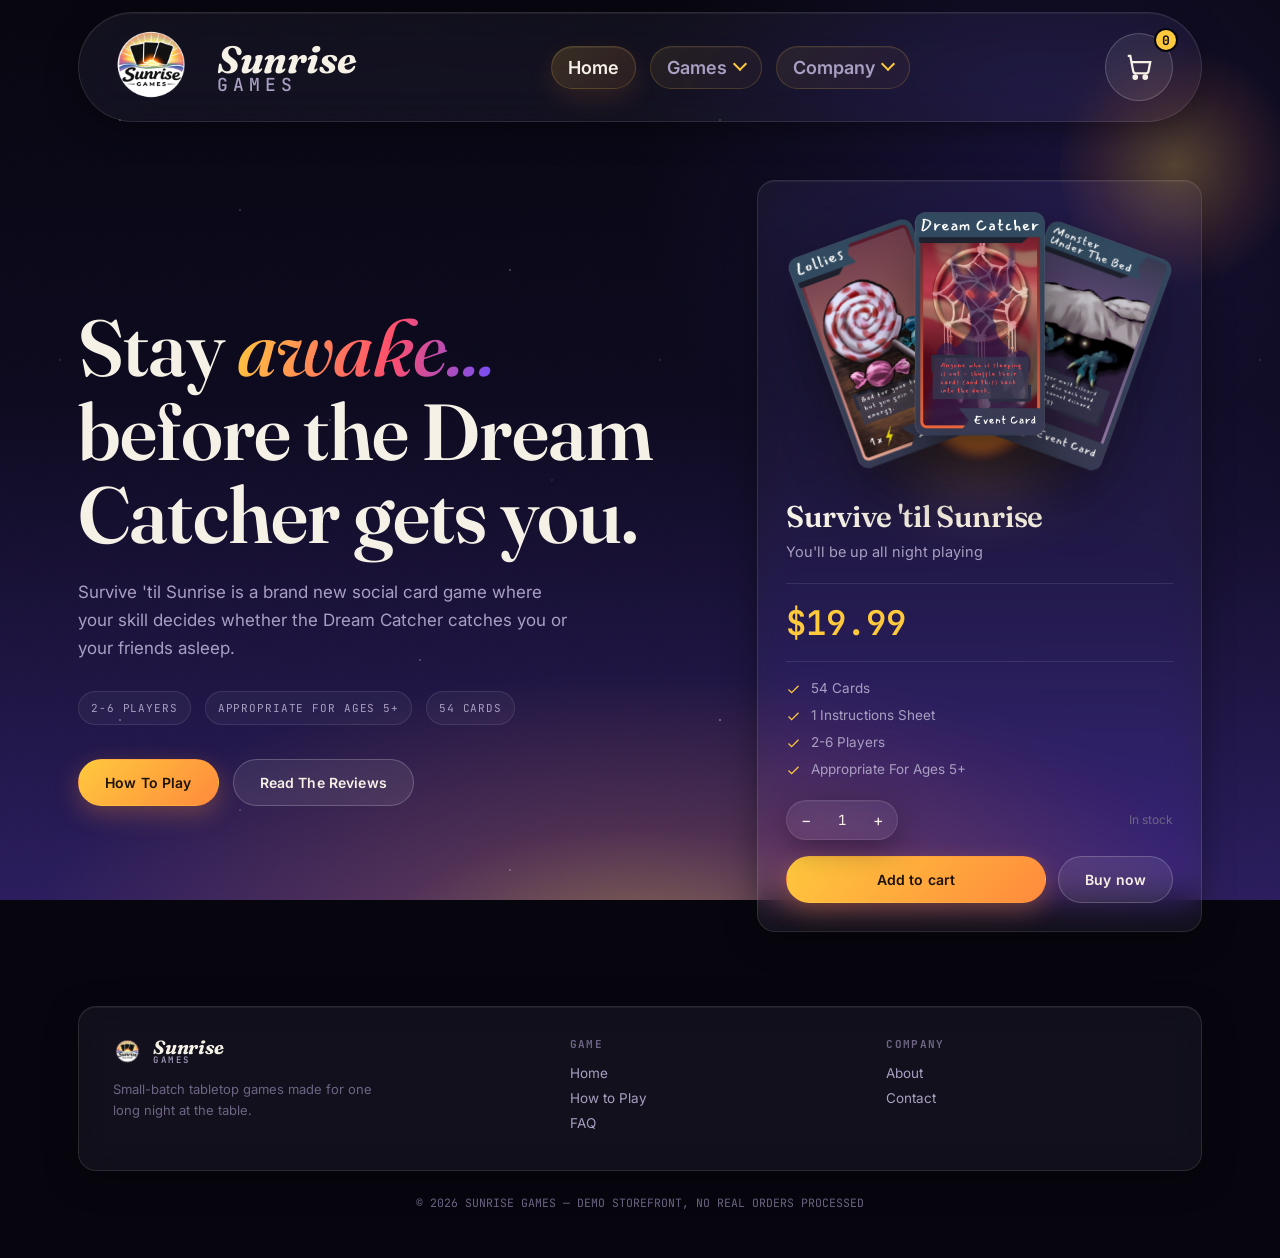
<file: index.html>
<!DOCTYPE html>
<html lang="en">
<head>
<meta charset="UTF-8">
<meta name="viewport" content="width=device-width, initial-scale=1.0">
<title>Sunrise Games</title>
<meta name="description" content="Survive 'til Sunrise — a brand new social card game where your skill decides whether the Dream Catcher catches you or your friends asleep.">
<link rel="icon" type="image/png" href="Logo.png">

<link rel="preconnect" href="https://fonts.googleapis.com">
<link rel="preconnect" href="https://fonts.gstatic.com" crossorigin>
<link href="https://fonts.googleapis.com/css2?family=Fraunces:ital,opsz,wght@0,9..144,300;0,9..144,500;0,9..144,600;0,9..144,700;0,9..144,900;1,9..144,500;1,9..144,600&family=Inter:wght@400;500;600;700&family=JetBrains+Mono:wght@400;500;600&display=swap" rel="stylesheet">

<link rel="stylesheet" href="style.css">
</head>
<body data-page="home">
<div class="scene" aria-hidden="true"><div class="stars"></div><div class="grain"></div></div>

<header class="nav">
  <div class="nav-inner">
    <div class="nav-bar glass">
      <a href="#top" class="nav-logo" aria-label="Sunrise Games home">
        <img src="Logo.png" alt="" aria-hidden="true">
        <span class="wordmark">Sunrise<span>GAMES</span></span>
      </a>
      <ul class="nav-links" id="navLinks">
        <li><a class="active" href="#top">Home</a></li>
        <li class="nav-dropdown">
          <button class="dropdown-toggle" type="button" aria-haspopup="true" aria-expanded="false">Games</button>
          <ul class="dropdown-menu" aria-label="Game pages">
            <li><a href="products.html">Products</a></li>
            <li><a href="how-to-play.html">How to Play</a></li>
            <li><a href="faq.html">FAQ</a></li>
          </ul>
        </li>
        <li class="nav-dropdown">
          <button class="dropdown-toggle" type="button" aria-haspopup="true" aria-expanded="false">Company</button>
          <ul class="dropdown-menu" aria-label="Company pages">
            <li><a href="about.html">About Us</a></li>
            <li><a href="contact.html">Contact Us</a></li>
          </ul>
        </li>
      </ul>
      <div class="nav-right">
        <button class="cart-btn" id="cartOpenBtn" aria-label="Open cart">
          <svg viewBox="0 0 24 24" fill="none" stroke="currentColor" stroke-width="1.8" aria-hidden="true"><path d="M3 3h2l2.4 12.4a2 2 0 0 0 2 1.6h8.2a2 2 0 0 0 2-1.6L21 8H6"/><circle cx="9" cy="20" r="1.4" fill="currentColor"/><circle cx="17" cy="20" r="1.4" fill="currentColor"/></svg>
          <span class="cart-count" id="cartCount">0</span>
        </button>
        <button class="nav-toggle" id="navToggle" aria-label="Menu"><span></span></button>
      </div>
    </div>
  </div>
</header>

<main id="top">
  <section class="hero" aria-label="Survive 'til Sunrise">
    <div class="wrap hero-grid">
      <div class="hero-copy">
        <h1>Stay <em>awake...</em><br>before the Dream Catcher gets you.</h1>
        <p class="lede">Survive 'til Sunrise is a brand new social card game where your skill decides whether the Dream Catcher catches you or your friends asleep.</p>
        <div class="mini-facts" aria-label="Game facts">
          <span>2-6 players</span>
          <span>Appropriate For Ages 5+</span>
          <span>54 cards</span>
        </div>
        <div class="hero-actions">
          <a href="how-to-play.html" class="btn btn-primary">How To Play</a>
          <a href="reviews.html" class="btn btn-ghost">Read The Reviews</a>
        </div>
      </div>

      <aside class="purchase-card glass" aria-label="Buy Survive 'til Sunrise">
        <div class="product-visual" aria-hidden="true">
          <div class="sunglow"></div>
          <div class="pcard c0">
            <img src="cards/Light Off.png" alt="Light Off card">
          </div>
          <div class="pcard c1">
            <img src="cards/Lollies.png" alt="Lollies card">
          </div>
          <div class="pcard c2">
            <img src="cards/Dream Catcher.png" alt="Dream Catcher card">
          </div>
          <div class="pcard c3">
            <img src="cards/Monster Under The Bed.png" alt="Monster Under The Bed card">
          </div>
          <div class="pcard c4">
            <img src="cards/Coffee Cup.png" alt="Coffee card">
          </div>
        </div>

        <div class="product-head">
          <h2>Survive 'til Sunrise</h2>
          <p>You'll be up all night playing</p>
        </div>

        <div class="price-row">
          <span class="big">$19.99</span>
        </div>

        <ul class="included">
          <li><svg viewBox="0 0 24 24" fill="none" stroke="currentColor" stroke-width="2"><path d="M20 6L9 17l-5-5"/></svg>54 Cards</li>
          <li><svg viewBox="0 0 24 24" fill="none" stroke="currentColor" stroke-width="2"><path d="M20 6L9 17l-5-5"/></svg>1 Instructions Sheet</li>
          <li><svg viewBox="0 0 24 24" fill="none" stroke="currentColor" stroke-width="2"><path d="M20 6L9 17l-5-5"/></svg>2-6 Players</li>
          <li><svg viewBox="0 0 24 24" fill="none" stroke="currentColor" stroke-width="2"><path d="M20 6L9 17l-5-5"/></svg>Appropriate For Ages 5+</li>
        </ul>

        <div class="qty-row">
          <div class="qty-control glass" aria-label="Quantity selector">
            <button id="qtyMinus" aria-label="Decrease quantity">−</button>
            <span class="qty-val" id="qtyVal">1</span>
            <button id="qtyPlus" aria-label="Increase quantity">+</button>
          </div>
          <div class="stock-note">In stock</div>
        </div>

        <div class="buy-actions">
          <button class="btn btn-primary btn-block" id="buyAddBtn">Add to cart</button>
          <button class="btn btn-ghost" id="buyNowBtn">Buy now</button>
        </div>
      </aside>
    </div>
  </section>
</main>

<footer>
  <div class="wrap">
    <div class="footer-bar glass">
      <div class="footer-brand">
        <a href="#top" class="nav-logo">
          <img src="Logo.png" alt="" aria-hidden="true" style="height:30px;">
          <span class="wordmark">Sunrise<span>GAMES</span></span>
        </a>
        <p>Small-batch tabletop games made for one long night at the table.</p>
      </div>
      <div class="footer-col">
        <h5>Game</h5>
        <a href="index.html#top">Home</a>
        <a href="how-to-play.html">How to Play</a>
        <a href="faq.html">FAQ</a>
      </div>
      <div class="footer-col">
        <h5>Company</h5>
        <a href="about.html">About</a>
        <a href="contact.html">Contact</a>
      </div>
    </div>
    <div class="footer-bottom">© 2026 SUNRISE GAMES — DEMO STOREFRONT, NO REAL ORDERS PROCESSED</div>
  </div>
</footer>

<div class="overlay" id="overlay"></div>
<div class="drawer glass-strong" id="drawer" aria-label="Shopping cart" aria-hidden="true">
  <div class="drawer-head">
    <h3>Your cart</h3>
    <button class="drawer-close" id="drawerClose" aria-label="Close cart">
      <svg width="14" height="14" viewBox="0 0 24 24" fill="none" stroke="currentColor" stroke-width="2" aria-hidden="true"><path d="M6 6l12 12M18 6L6 18"/></svg>
    </button>
  </div>
  <div class="drawer-body" id="drawerBody">
    <div class="drawer-empty">Your cart is empty.<br>Add a deck and stay up with us.</div>
  </div>
  <div class="drawer-foot" id="drawerFoot" style="display:none;">
    <div class="row"><span>Subtotal</span><span id="drawerSubtotal">$0.00</span></div>
    <div class="row"><span>Shipping</span><span id="drawerShipping">—</span></div>
    <div class="row total"><span>Total</span><span class="v" id="drawerTotal">$0.00</span></div>
    <button class="btn btn-primary btn-block" id="checkoutBtn">Checkout</button>
  </div>
</div>

<div class="toast glass" id="toast" role="status" aria-live="polite">
  <svg viewBox="0 0 24 24" fill="none" stroke="currentColor" stroke-width="2" aria-hidden="true"><path d="M20 6L9 17l-5-5"/></svg>
  <span id="toastMsg">Added to cart</span>
</div>

<script src="app.js" defer></script>
</body>
</html>
</file>
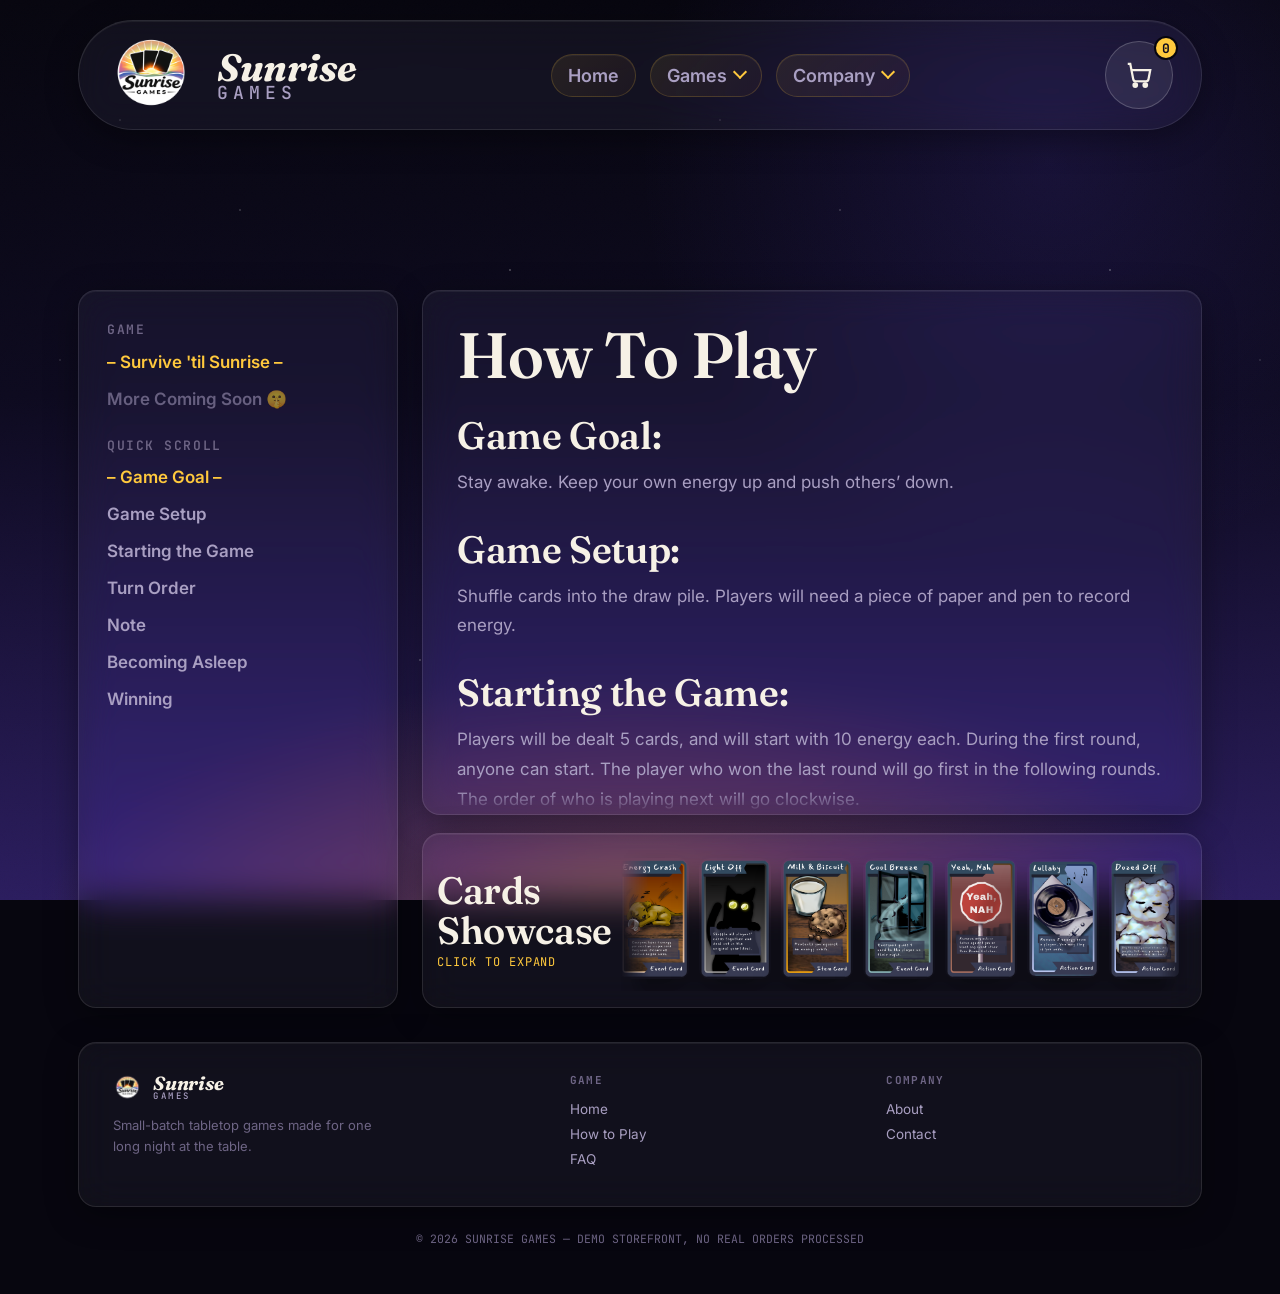
<file: how-to-play.html>
<!DOCTYPE html>
<html lang="en">
<head>
<meta charset="UTF-8">
<meta name="viewport" content="width=device-width, initial-scale=1.0">
<title>How To Play | Sunrise Games</title>
<meta name="description" content="Learn how to play Survive 'til Sunrise from Sunrise Games.">
<link rel="icon" type="image/png" href="Logo.png">

<link rel="preconnect" href="https://fonts.googleapis.com">
<link rel="preconnect" href="https://fonts.gstatic.com" crossorigin>
<link href="https://fonts.googleapis.com/css2?family=Fraunces:ital,opsz,wght@0,9..144,300;0,9..144,500;0,9..144,600;0,9..144,700;0,9..144,900;1,9..144,500;1,9..144,600&family=Inter:wght@400;500;600;700&family=JetBrains+Mono:wght@400;500;600&display=swap" rel="stylesheet">

<link rel="stylesheet" href="style.css">
</head>
<body data-page="how-to-play">
<div class="scene" aria-hidden="true"><div class="stars"></div><div class="grain"></div></div>

<header class="nav">
  <div class="nav-inner">
    <div class="nav-bar glass">
      <a href="index.html#top" class="nav-logo" aria-label="Sunrise Games home">
        <img src="Logo.png" alt="" aria-hidden="true">
        <span class="wordmark">Sunrise<span>GAMES</span></span>
      </a>
      <ul class="nav-links" id="navLinks">
        <li><a href="index.html#top">Home</a></li>
        <li class="nav-dropdown">
          <button class="dropdown-toggle active" type="button" aria-haspopup="true" aria-expanded="false">Games</button>
          <ul class="dropdown-menu" aria-label="Game pages">
            <li><a href="products.html">Products</a></li>
            <li><a class="active" href="how-to-play.html">How to Play</a></li>
            <li><a href="faq.html">FAQ</a></li>
          </ul>
        </li>
        <li class="nav-dropdown">
          <button class="dropdown-toggle" type="button" aria-haspopup="true" aria-expanded="false">Company</button>
          <ul class="dropdown-menu" aria-label="Company pages">
            <li><a href="about.html">About Us</a></li>
            <li><a href="contact.html">Contact Us</a></li>
          </ul>
        </li>
      </ul>
      <div class="nav-right">
        <button class="cart-btn" id="cartOpenBtn" type="button" aria-label="Open cart">
          <svg viewBox="0 0 24 24" fill="none" stroke="currentColor" stroke-width="1.8" aria-hidden="true"><path d="M3 3h2l2.4 12.4a2 2 0 0 0 2 1.6h8.2a2 2 0 0 0 2-1.6L21 8H6"/><circle cx="9" cy="20" r="1.4" fill="currentColor"/><circle cx="17" cy="20" r="1.4" fill="currentColor"/></svg>
          <span class="cart-count">0</span>
        </button>
        <button class="nav-toggle" id="navToggle" aria-label="Menu"><span></span></button>
      </div>
    </div>
  </div>
</header>

<main id="top">
  <div class="wrap">
    <section class="rules-shell" aria-label="How to play rules">
      <aside class="rules-nav glass" aria-label="Game and rule category navigation">
        <div class="rules-nav-scroll">
        <h2>Game</h2>
        <ul class="game-list">
          <li><button class="nav-pill active" type="button">Survive 'til Sunrise</button></li>
          <li><button class="nav-pill disabled" type="button" aria-disabled="true">More Coming Soon 🤫</button></li>
        </ul>

        <h2>Quick Scroll</h2>
        <ul class="category-list">
          <li><button class="nav-pill active" type="button" data-target="goal">Game Goal</button></li>
          <li><button class="nav-pill" type="button" data-target="setup">Game Setup</button></li>
          <li><button class="nav-pill" type="button" data-target="starting">Starting the Game</button></li>
          <li><button class="nav-pill" type="button" data-target="turn-order">Turn Order</button></li>
          <li><button class="nav-pill" type="button" data-target="note">Note</button></li>
          <li><button class="nav-pill" type="button" data-target="becoming-asleep">Becoming Asleep</button></li>
          <li><button class="nav-pill" type="button" data-target="winning">Winning</button></li>
        </ul>
        </div>
      </aside>

      <div class="rules-main">
      <article class="rules-content glass" aria-labelledby="page-title">
        <div class="rules-scroll-content" id="rulesContent">
        <h1 id="page-title">How To Play</h1>

        <section class="rule-section" id="goal">
          <h2>Game Goal:</h2>
          <div class="rules-text"><p>Stay awake. Keep your own energy up and push others’ down.</p></div>
        </section>

        <section class="rule-section" id="setup">
          <h2>Game Setup:</h2>
          <div class="rules-text"><p>Shuffle cards into the draw pile. Players will need a piece of paper and pen to record energy.</p></div>
        </section>

        <section class="rule-section" id="starting">
          <h2>Starting the Game:</h2>
          <div class="rules-text"><p>Players will be dealt 5 cards, and will start with 10 energy each. During the first round, anyone can start. The player who won the last round will go first in the following rounds. The order of who is playing next will go clockwise.</p></div>
        </section>

        <section class="rule-section" id="turn-order">
          <h2>Turn Order</h2>
          <div class="rules-text">
            <p>If you are awake at the start of your turn, you:</p>
            <ul>
              <li>draw a card.</li>
              <li>play a maximum of three cards (unless a card states otherwise).</li>
              <li>pick up a card from the draw pile if you played no card this turn.</li>
            </ul>
            <p>You must lose 1 energy IF you haven’t played a card.</p>
            <p>If you are asleep at the start of your turn, you:</p>
            <ul>
              <li>draw a card.</li>
              <li>play one card only.</li>
              <li>pick up a second card if you played no card this turn.</li>
            </ul>
            <p>You gain 1 energy per turn, if you play a card</p>
          </div>
        </section>

        <section class="rule-section" id="note">
          <h2>Note</h2>
          <div class="rules-text">
            <p>The maximum energy a player can achieve is 15. Any additional energy gained above this limit is converted into cards. (e.g. if you have 18 energy, you gain 3 cards from the draw pile and your energy drops back down to 15)</p>
            <p>If you ever have over 7 cards, discard down to 5.</p>
            <p>The Dream Catcher card is played as soon as it is picked up by a player.</p>
            <p>What each card does is written on the card.</p>
          </div>
        </section>

        <section class="rule-section" id="becoming-asleep">
          <h2>Becoming Asleep</h2>
          <div class="rules-text"><p>You become asleep when your energy reaches 0. Your energy cannot be below 0. You remain asleep until your energy is 5 or more. If the Dream Catcher is drawn while you are asleep, you are out and your cards are shuffled back to the draw pile. The Dream Catcher card and any discarded cards are also shuffled back into the draw pile, regardless whether anyone gets out.</p></div>
        </section>

        <section class="rule-section" id="winning">
          <h2>Winning</h2>
          <div class="rules-text"><p>The last player awake is crowned the winner. There can be ties or scenarios with no winners.</p></div>
        </section>
        </div>
      </article>

      <section class="cards-showcase glass" id="cardsShowcase" aria-labelledby="cards-title" aria-expanded="false">
        <div class="cards-showcase-header">
          <div class="cards-showcase-title">
            <h2 id="cards-title">Cards Showcase</h2>
            <p id="cardsHint">Click to expand</p>
          </div>
          <button class="cards-close" id="cardsClose" type="button" aria-label="Close cards showcase">×</button>
        </div>
        <div class="cards-track" aria-label="Survive til Sunrise cards">
          <button class="showcase-card" type="button"><img src="cards/Energy Crash.png" alt="Energy Crash card"></button>
          <button class="showcase-card" type="button"><img src="cards/Light Off.png" alt="Light Off card"></button>
          <button class="showcase-card" type="button"><img src="cards/Milk & Biscuit.png" alt="Milk and Biscuit card"></button>
          <button class="showcase-card" type="button"><img src="cards/Cool Breeze.png" alt="Cool Breeze card"></button>
          <button class="showcase-card" type="button"><img src="cards/Yeah, Nah.png" alt="Yeah, Nah card"></button>
          <button class="showcase-card" type="button"><img src="cards/Lullaby.png" alt="Lullaby card"></button>
          <button class="showcase-card" type="button"><img src="cards/Dozed Off.png" alt="Dozed Off card"></button>
          <button class="showcase-card" type="button"><img src="cards/Lollies.png" alt="Lollies card"></button>
          <button class="showcase-card" type="button"><img src="cards/Peek In The Closet.png" alt="Peek In The Closet card"></button>
          <button class="showcase-card" type="button"><img src="cards/Monster Under The Bed.png" alt="Monster Under The Bed card"></button>
          <button class="showcase-card" type="button"><img src="cards/Gift.png" alt="Gift card"></button>
          <button class="showcase-card" type="button"><img src="cards/Coffee Cup.png" alt="Coffee Cup card"></button>
          <button class="showcase-card" type="button"><img src="cards/Sleepy Rain.png" alt="Sleepy Rain card"></button>
          <button class="showcase-card" type="button"><img src="cards/Dream Catcher.png" alt="Dream Catcher card"></button>
        </div>
      </section>
      </div>
    </section>
  </div>
</main>

<div class="overlay" id="overlay" aria-hidden="true"></div>
<div class="drawer glass-strong" id="drawer" aria-label="Shopping cart" aria-hidden="true">
  <div class="drawer-head">
    <h3>Your cart</h3>
    <button class="drawer-close" id="drawerClose" aria-label="Close cart">
      <svg width="14" height="14" viewBox="0 0 24 24" fill="none" stroke="currentColor" stroke-width="2" aria-hidden="true"><path d="M6 6l12 12M18 6L6 18"/></svg>
    </button>
  </div>
  <div class="drawer-body" id="drawerBody"><div class="drawer-empty">Your cart is empty.<br>Add a deck and stay up with us.</div></div>
  <div class="drawer-foot" id="drawerFoot" style="display:none;">
    <div class="row"><span>Subtotal</span><span id="drawerSubtotal">$0.00</span></div>
    <div class="row"><span>Shipping</span><span id="drawerShipping">—</span></div>
    <div class="row total"><span>Total</span><span class="v" id="drawerTotal">$0.00</span></div>
    <button class="btn btn-primary btn-block" id="checkoutBtn">Checkout</button>
  </div>
</div>

<footer>
  <div class="wrap">
    <div class="footer-bar glass">
      <div class="footer-brand">
        <a href="index.html#top" class="nav-logo">
          <img src="Logo.png" alt="" aria-hidden="true" style="height:30px;">
          <span class="wordmark">Sunrise<span>GAMES</span></span>
        </a>
        <p>Small-batch tabletop games made for one long night at the table.</p>
      </div>
      <div class="footer-col">
        <h5>Game</h5>
        <a href="index.html#top">Home</a>
        <a href="how-to-play.html">How to Play</a>
        <a href="faq.html">FAQ</a>
      </div>
      <div class="footer-col">
        <h5>Company</h5>
        <a href="about.html">About</a>
        <a href="contact.html">Contact</a>
      </div>
    </div>
    <div class="footer-bottom">© 2026 SUNRISE GAMES — DEMO STOREFRONT, NO REAL ORDERS PROCESSED</div>
  </div>
</footer>

<script src="app.js" defer></script>
</body>
</html>
</file>
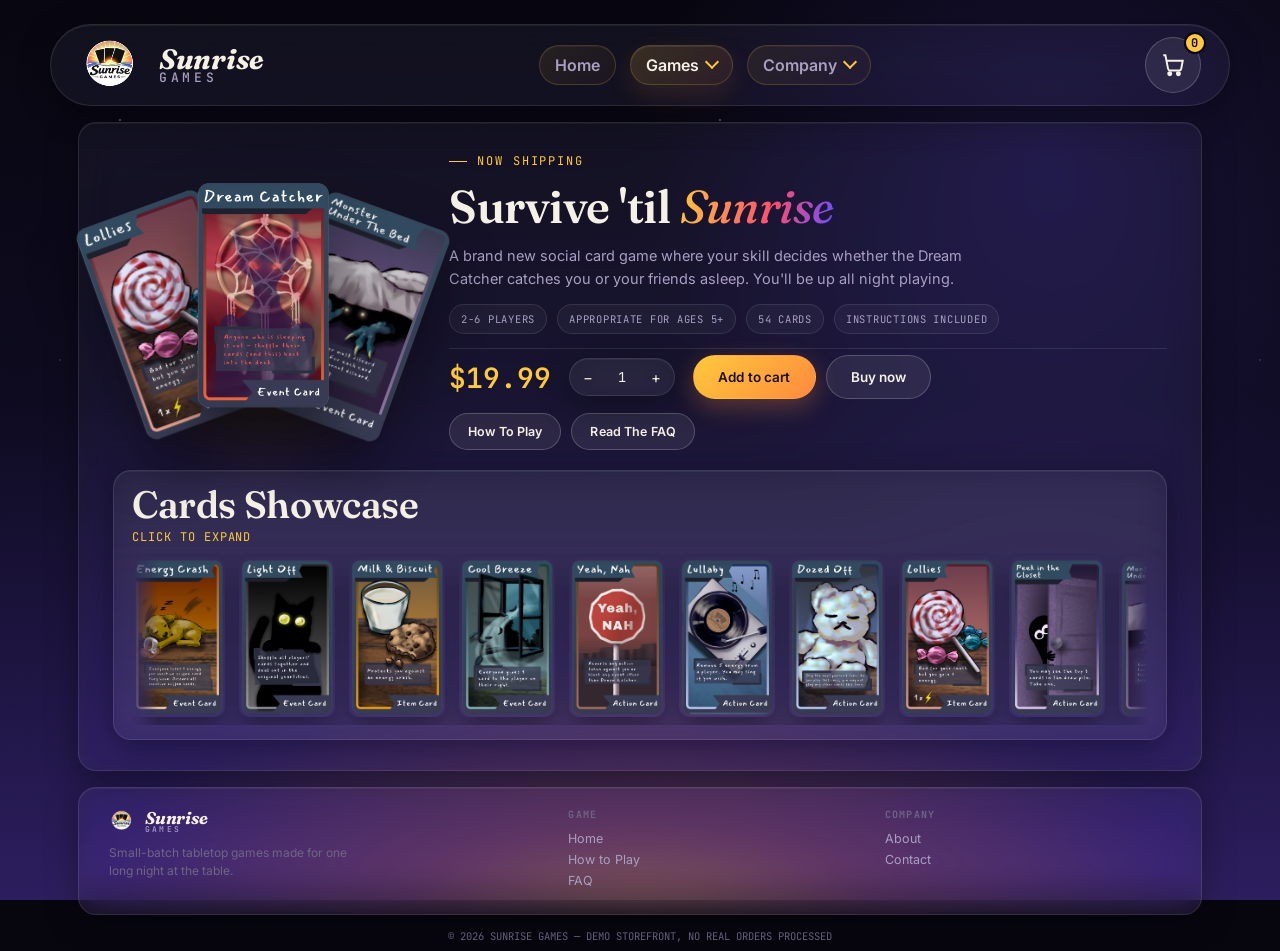
<file: products.html>
<!DOCTYPE html>
<html lang="en">
<head>
<meta charset="UTF-8">
<meta name="viewport" content="width=device-width, initial-scale=1.0">
<title>Products | Sunrise Games</title>
<meta name="description" content="Survive 'til Sunrise — a brand new social card game where your skill decides whether the Dream Catcher catches you or your friends asleep. Shop the deck.">
<link rel="icon" type="image/png" href="Logo.png">

<link rel="preconnect" href="https://fonts.googleapis.com">
<link rel="preconnect" href="https://fonts.gstatic.com" crossorigin>
<link href="https://fonts.googleapis.com/css2?family=Fraunces:ital,opsz,wght@0,9..144,300;0,9..144,500;0,9..144,600;0,9..144,700;0,9..144,900;1,9..144,500;1,9..144,600&family=Inter:wght@400;500;600;700&family=JetBrains+Mono:wght@400;500;600&display=swap" rel="stylesheet">

<link rel="stylesheet" href="style.css">
</head>
<body data-page="products">
<div class="scene" aria-hidden="true"><div class="stars"></div><div class="grain"></div></div>

<header class="nav wrap">
  <div class="nav-bar glass">
    <a href="index.html#top" class="nav-logo" aria-label="Sunrise Games home">
      <img src="Logo.png" alt="" aria-hidden="true">
      <span class="wordmark">Sunrise<span>GAMES</span></span>
    </a>
    <ul class="nav-links" id="navLinks">
      <li><a href="index.html#top">Home</a></li>
      <li class="nav-dropdown">
        <button class="dropdown-toggle active" type="button" aria-haspopup="true" aria-expanded="false">Games</button>
        <ul class="dropdown-menu" aria-label="Game pages">
          <li><a class="active" href="products.html">Products</a></li>
          <li><a href="how-to-play.html">How to Play</a></li>
          <li><a href="faq.html">FAQ</a></li>
        </ul>
      </li>
      <li class="nav-dropdown">
        <button class="dropdown-toggle" type="button" aria-haspopup="true" aria-expanded="false">Company</button>
        <ul class="dropdown-menu" aria-label="Company pages">
          <li><a href="about.html">About Us</a></li>
          <li><a href="contact.html">Contact Us</a></li>
        </ul>
      </li>
    </ul>
    <div class="nav-right">
      <button class="cart-btn" id="cartOpenBtn" aria-label="Open cart">
        <svg viewBox="0 0 24 24" fill="none" stroke="currentColor" stroke-width="1.8" aria-hidden="true"><path d="M3 3h2l2.4 12.4a2 2 0 0 0 2 1.6h8.2a2 2 0 0 0 2-1.6L21 8H6"/><circle cx="9" cy="20" r="1.4" fill="currentColor"/><circle cx="17" cy="20" r="1.4" fill="currentColor"/></svg>
        <span class="cart-count" id="cartCount">0</span>
      </button>
      <button class="nav-toggle" id="navToggle" aria-label="Menu"><span></span></button>
    </div>
  </div>
</header>

<main id="top">
  <div class="wrap product-wrap">
    <section class="product-panel glass" aria-label="Survive 'til Sunrise product details">

      <div class="panel-top">
        <div class="panel-visual" aria-hidden="true">
          <div class="product-visual">
            <div class="sunglow"></div>
            <div class="pcard c0"><img src="cards/Light Off.png" alt="Light Off card"></div>
            <div class="pcard c1"><img src="cards/Lollies.png" alt="Lollies card"></div>
            <div class="pcard c2"><img src="cards/Dream Catcher.png" alt="Dream Catcher card"></div>
            <div class="pcard c3"><img src="cards/Monster Under The Bed.png" alt="Monster Under The Bed card"></div>
            <div class="pcard c4"><img src="cards/Coffee Cup.png" alt="Coffee card"></div>
          </div>
        </div>

        <div class="panel-copy">
          <div class="eyebrow">Now Shipping</div>
          <h1>Survive 'til <em>Sunrise</em></h1>
          <p class="lede">A brand new social card game where your skill decides whether the Dream Catcher catches you or your friends asleep. You'll be up all night playing.</p>
          <div class="mini-facts" aria-label="Game facts">
            <span>2-6 players</span>
            <span>Appropriate For Ages 5+</span>
            <span>54 cards</span>
            <span>Instructions included</span>
          </div>

          <div class="buy-bar">
            <span class="price-big">$19.99</span>
            <div class="qty-control glass" aria-label="Quantity selector">
              <button id="qtyMinus" aria-label="Decrease quantity">−</button>
              <span class="qty-val" id="qtyVal">1</span>
              <button id="qtyPlus" aria-label="Increase quantity">+</button>
            </div>
            <div class="buy-actions">
              <button class="btn btn-primary" id="buyAddBtn">Add to cart</button>
              <button class="btn btn-ghost" id="buyNowBtn">Buy now</button>
            </div>
          </div>

          <div class="secondary-actions">
            <a href="how-to-play.html" class="btn btn-ghost btn-sm">How To Play</a>
            <a href="faq.html" class="btn btn-ghost btn-sm">Read The FAQ</a>
          </div>
        </div>
      </div>

      <section class="cards-showcase glass" id="cardsShowcase" aria-labelledby="cards-title" aria-expanded="false">
        <div class="cards-showcase-header">
          <div class="cards-showcase-title">
            <h2 id="cards-title">Cards Showcase</h2>
            <p id="cardsHint">Click to expand</p>
          </div>
          <button class="cards-close" id="cardsClose" type="button" aria-label="Close cards showcase">×</button>
        </div>
        <div class="cards-track" aria-label="Survive til Sunrise cards">
          <button class="showcase-card" type="button"><img src="cards/Energy Crash.png" alt="Energy Crash card"></button>
          <button class="showcase-card" type="button"><img src="cards/Light Off.png" alt="Light Off card"></button>
          <button class="showcase-card" type="button"><img src="cards/Milk & Biscuit.png" alt="Milk and Biscuit card"></button>
          <button class="showcase-card" type="button"><img src="cards/Cool Breeze.png" alt="Cool Breeze card"></button>
          <button class="showcase-card" type="button"><img src="cards/Yeah, Nah.png" alt="Yeah, Nah card"></button>
          <button class="showcase-card" type="button"><img src="cards/Lullaby.png" alt="Lullaby card"></button>
          <button class="showcase-card" type="button"><img src="cards/Dozed Off.png" alt="Dozed Off card"></button>
          <button class="showcase-card" type="button"><img src="cards/Lollies.png" alt="Lollies card"></button>
          <button class="showcase-card" type="button"><img src="cards/Peek In The Closet.png" alt="Peek In The Closet card"></button>
          <button class="showcase-card" type="button"><img src="cards/Monster Under The Bed.png" alt="Monster Under The Bed card"></button>
          <button class="showcase-card" type="button"><img src="cards/Gift.png" alt="Gift card"></button>
          <button class="showcase-card" type="button"><img src="cards/Coffee Cup.png" alt="Coffee Cup card"></button>
          <button class="showcase-card" type="button"><img src="cards/Sleepy Rain.png" alt="Sleepy Rain card"></button>
          <button class="showcase-card" type="button"><img src="cards/Dream Catcher.png" alt="Dream Catcher card"></button>
        </div>
      </section>

    </section>
  </div>
</main>

<footer class="wrap">
  <div class="footer-bar glass">
    <div class="footer-brand">
      <a href="index.html#top" class="nav-logo">
        <img src="Logo.png" alt="" aria-hidden="true" style="height:26px;">
        <span class="wordmark">Sunrise<span>GAMES</span></span>
      </a>
      <p>Small-batch tabletop games made for one long night at the table.</p>
    </div>
    <div class="footer-col">
      <h5>Game</h5>
      <a href="index.html#top">Home</a>
      <a href="how-to-play.html">How to Play</a>
      <a href="faq.html">FAQ</a>
    </div>
    <div class="footer-col">
      <h5>Company</h5>
      <a href="about.html">About</a>
      <a href="contact.html">Contact</a>
    </div>
  </div>
  <div class="footer-bottom">© 2026 SUNRISE GAMES — DEMO STOREFRONT, NO REAL ORDERS PROCESSED</div>
</footer>

<div class="overlay" id="overlay"></div>
<div class="drawer glass-strong" id="drawer" aria-label="Shopping cart" aria-hidden="true">
  <div class="drawer-head">
    <h3>Your cart</h3>
    <button class="drawer-close" id="drawerClose" aria-label="Close cart">
      <svg width="14" height="14" viewBox="0 0 24 24" fill="none" stroke="currentColor" stroke-width="2" aria-hidden="true"><path d="M6 6l12 12M18 6L6 18"/></svg>
    </button>
  </div>
  <div class="drawer-body" id="drawerBody">
    <div class="drawer-empty">Your cart is empty.<br>Add a deck and stay up with us.</div>
  </div>
  <div class="drawer-foot" id="drawerFoot" style="display:none;">
    <div class="row"><span>Subtotal</span><span id="drawerSubtotal">$0.00</span></div>
    <div class="row"><span>Shipping</span><span id="drawerShipping">—</span></div>
    <div class="row total"><span>Total</span><span class="v" id="drawerTotal">$0.00</span></div>
    <button class="btn btn-primary btn-block" id="checkoutBtn">Checkout</button>
  </div>
</div>

<div class="toast glass" id="toast" role="status" aria-live="polite">
  <svg viewBox="0 0 24 24" fill="none" stroke="currentColor" stroke-width="2" aria-hidden="true"><path d="M20 6L9 17l-5-5"/></svg>
  <span id="toastMsg">Added to cart</span>
</div>

<script src="app.js" defer></script>
</body>
</html>
</file>
<file: style.css>
/* Consolidated styles generated from page-local styles. */

/* ===== index.html ===== */
:root{
    --night-1:#07060f;
    --night-2:#0d0a1f;
    --dusk:#2b1d5e;
    --rose:#ff4d6d;
    --ember:#ff8a3d;
    --gold:#ffc93d;
    --violet:#6b4dff;

    --ink:#f6f1e6;
    --ink-dim:#a99fc2;
    --ink-faint:#6e6585;

    --glass-bg:rgba(255,255,255,0.045);
    --glass-bg-strong:rgba(255,255,255,0.08);
    --glass-border:rgba(255,255,255,0.10);
    --glass-border-strong:rgba(255,255,255,0.20);

    --r:18px;
  }
body[data-page="home"] *{ box-sizing:border-box; margin:0; padding:0; }
html{ scroll-behavior:smooth; }
body[data-page="home"]{
    background:var(--night-1);
    color:var(--ink);
    font-family:'Inter',sans-serif;
    min-height:100vh;
    overflow-x:hidden;
  }
body[data-page="home"] ::selection{ background:var(--gold); color:#0d0a1f; }
body[data-page="home"] a{ color:inherit; text-decoration:none; }
body[data-page="home"] button{ font-family:inherit; cursor:pointer; border:0; color:inherit; }
body[data-page="home"] svg{ display:block; }
body[data-page="home"] h1, body[data-page="home"] h2, body[data-page="home"] h3, body[data-page="home"] .wordmark{
    font-family:'Fraunces',serif;
    font-weight:600;
    letter-spacing:-0.01em;
    line-height:1.05;
  }
body[data-page="home"] .scene{
    position:fixed;
    inset:0;
    z-index:-2;
    overflow:hidden;
    background:
      radial-gradient(ellipse 72% 46% at 50% 105%, rgba(255,201,61,0.42), rgba(255,138,61,0.18) 28%, transparent 66%),
      radial-gradient(circle at 82% 18%, rgba(107,77,255,0.14), transparent 32%),
      linear-gradient(180deg, var(--night-1) 0%, var(--night-2) 44%, var(--dusk) 100%);
  }
body[data-page="home"] .stars{
    position:absolute;
    inset:0;
    background-image:
      radial-gradient(1.5px 1.5px at 20% 20%, rgba(255,255,255,0.55), transparent),
      radial-gradient(1.5px 1.5px at 70% 10%, rgba(255,255,255,0.4), transparent),
      radial-gradient(1px 1px at 40% 35%, rgba(255,255,255,0.5), transparent),
      radial-gradient(1.5px 1.5px at 85% 45%, rgba(255,255,255,0.4), transparent),
      radial-gradient(1px 1px at 10% 60%, rgba(255,255,255,0.35), transparent),
      radial-gradient(1.5px 1.5px at 55% 70%, rgba(255,255,255,0.3), transparent),
      radial-gradient(1px 1px at 92% 80%, rgba(255,255,255,0.3), transparent),
      radial-gradient(1.5px 1.5px at 30% 88%, rgba(255,255,255,0.25), transparent);
    background-repeat:repeat;
    background-size:600px 600px;
  }
body[data-page="home"] .grain{
    position:absolute;
    inset:0;
    pointer-events:none;
    opacity:0.035;
    mix-blend-mode:overlay;
    background-image:url("data:image/svg+xml,%3Csvg xmlns='http://www.w3.org/2000/svg' width='80' height='80'%3E%3Cfilter id='n'%3E%3CfeTurbulence type='fractalNoise' baseFrequency='0.9' numOctaves='2' stitchTiles='stitch'/%3E%3C/filter%3E%3Crect width='100%25' height='100%25' filter='url(%23n)'/%3E%3C/svg%3E");
  }
body[data-page="home"] .wrap{ max-width:1180px; margin:0 auto; padding:0 28px; }
body[data-page="home"] .glass{
    background:var(--glass-bg);
    backdrop-filter:blur(18px) saturate(140%);
    -webkit-backdrop-filter:blur(18px) saturate(140%);
    border:1px solid var(--glass-border);
    border-radius:var(--r);
    box-shadow:0 8px 32px rgba(0,0,0,0.35), inset 0 1px 0 rgba(255,255,255,0.06);
  }
body[data-page="home"] .glass-strong{
    background:rgba(13,10,31,0.76);
    border-color:var(--glass-border-strong);
    backdrop-filter:blur(22px) saturate(150%);
    -webkit-backdrop-filter:blur(22px) saturate(150%);
  }
body[data-page="home"] .eyebrow{
    font-family:'JetBrains Mono',monospace;
    text-transform:uppercase;
    letter-spacing:0.16em;
    font-size:12px;
    color:var(--gold);
    display:flex;
    align-items:center;
    gap:10px;
  }
body[data-page="home"] .eyebrow::before{ content:''; width:18px; height:1px; background:var(--gold); display:inline-block; }
body[data-page="home"] .nav{
    position:fixed;
    top:0;
    left:0;
    right:0;
    z-index:100;
    padding:12px 0;
  }
body[data-page="home"] .nav-inner{ max-width:1180px; margin:0 auto; padding:0 28px; }
body[data-page="home"] .nav-bar{
    display:flex;
    align-items:center;
    justify-content:space-between;
    padding:8px 28px;
    border-radius:999px;
  }
body[data-page="home"] .nav-logo{ display:flex; align-items:center; gap:18px; }
body[data-page="home"] .nav-logo img{ height:92px; width:auto; display:block; }
body[data-page="home"] .wordmark{ font-weight:700; font-style:italic; font-size:38px; }
body[data-page="home"] .wordmark span{
    display:block;
    font-family:'JetBrains Mono',monospace;
    font-style:normal;
    font-weight:500;
    font-size:18px;
    letter-spacing:0.28em;
    color:var(--ink-dim);
    margin-top:-4px;
  }
body[data-page="home"] .nav-links{ display:flex; align-items:center; gap:14px; list-style:none; }
body[data-page="home"] .nav-links a, body[data-page="home"] .dropdown-toggle{ font-size:18px; font-weight:600; color:var(--ink-dim); transition:color 0.2s ease, background 0.2s ease, box-shadow 0.2s ease; }
body[data-page="home"] .nav-links a:hover, body[data-page="home"] .nav-links a.active, body[data-page="home"] .dropdown-toggle:hover, body[data-page="home"] .nav-dropdown:focus-within .dropdown-toggle{ color:var(--ink); }
body[data-page="home"] .nav-links > li > a{
    display:flex;
    align-items:center;
    gap:8px;
    padding:10px 16px;
    border-radius:999px;
    border:1px solid rgba(255,201,61,0.18);
    background:linear-gradient(135deg, rgba(255,201,61,0.08), rgba(255,138,61,0.04));
    box-shadow:inset 0 1px 0 rgba(255,255,255,0.05);
  }
body[data-page="home"] .nav-links > li > a:hover, body[data-page="home"] .nav-links > li > a.active{
    color:var(--ink);
    background:linear-gradient(135deg, rgba(255,201,61,0.16), rgba(255,138,61,0.10));
    box-shadow:0 10px 26px rgba(255,138,61,0.12), inset 0 1px 0 rgba(255,255,255,0.08);
  }
body[data-page="home"] .nav-dropdown{ position:relative; }
body[data-page="home"] .dropdown-toggle{ display:flex; align-items:center; gap:8px; background:linear-gradient(135deg, rgba(255,201,61,0.08), rgba(255,138,61,0.04)); padding:10px 16px; border:1px solid rgba(255,201,61,0.18); border-radius:999px; box-shadow:inset 0 1px 0 rgba(255,255,255,0.05); }
body[data-page="home"] .dropdown-toggle:hover, body[data-page="home"] .nav-dropdown:focus-within .dropdown-toggle{ background:linear-gradient(135deg, rgba(255,201,61,0.16), rgba(255,138,61,0.10)); box-shadow:0 10px 26px rgba(255,138,61,0.12), inset 0 1px 0 rgba(255,255,255,0.08); }
body[data-page="home"] .dropdown-toggle::after{ content:''; width:8px; height:8px; border-right:2px solid var(--gold); border-bottom:2px solid var(--gold); transform:translateY(-3px) rotate(45deg); transition:transform 0.2s ease, border-color 0.2s ease; }
body[data-page="home"] .nav-dropdown:hover .dropdown-toggle::after, body[data-page="home"] .nav-dropdown:focus-within .dropdown-toggle::after{ transform:translateY(1px) rotate(225deg); border-color:var(--ink); }
body[data-page="home"] .dropdown-menu{
    position:absolute;
    top:calc(100% + 18px);
    right:0;
    min-width:190px;
    list-style:none;
    padding:10px;
    border-radius:22px;
    background:linear-gradient(180deg, rgba(24,18,49,0.96), rgba(10,8,16,0.94));
    border:1px solid rgba(255,201,61,0.18);
    box-shadow:0 22px 54px rgba(0,0,0,0.42), 0 0 34px rgba(255,138,61,0.08), inset 0 1px 0 rgba(255,255,255,0.08);
    backdrop-filter:blur(20px);
    opacity:0;
    visibility:hidden;
    transform:translateY(-6px);
    transition:opacity 0.2s ease, transform 0.2s ease, visibility 0.2s ease;
  }
body[data-page="home"] .nav-dropdown:hover .dropdown-menu, body[data-page="home"] .nav-dropdown:focus-within .dropdown-menu{ opacity:1; visibility:visible; transform:translateY(0); }
body[data-page="home"] .dropdown-menu a{ display:block; padding:12px 14px; border-radius:14px; font-size:15px; }
body[data-page="home"] .dropdown-menu a:hover{ background:linear-gradient(135deg, rgba(255,201,61,0.16), rgba(255,138,61,0.10)); color:var(--gold); }
body[data-page="home"] .nav-right{ display:flex; align-items:center; gap:20px; }
body[data-page="home"] .cart-btn{
    position:relative;
    width:68px;
    height:68px;
    border-radius:50%;
    display:flex;
    align-items:center;
    justify-content:center;
    border:1px solid var(--glass-border-strong);
    background:var(--glass-bg-strong);
    transition:transform 0.2s ease, border-color 0.2s ease;
  }
body[data-page="home"] .cart-btn:hover{ transform:translateY(-2px); border-color:var(--gold); }
body[data-page="home"] .cart-btn svg{ width:30px; height:30px; }
body[data-page="home"] .cart-count{
    position:absolute;
    top:-6px;
    right:-6px;
    background:var(--gold);
    color:#0d0a1f;
    font-family:'JetBrains Mono',monospace;
    font-size:13px;
    font-weight:700;
    min-width:24px;
    height:24px;
    border-radius:50%;
    display:flex;
    align-items:center;
    justify-content:center;
    border:2px solid var(--night-1);
  }
body[data-page="home"] .nav-toggle{
    display:none;
    width:68px;
    height:68px;
    border-radius:50%;
    border:1px solid rgba(255,201,61,0.24);
    background:radial-gradient(circle at 32% 20%, rgba(255,201,61,0.18), transparent 34%), var(--glass-bg-strong);
    align-items:center;
    justify-content:center;
    box-shadow:0 10px 28px rgba(0,0,0,0.22), inset 0 1px 0 rgba(255,255,255,0.08);
    transition:transform 0.2s ease, border-color 0.2s ease, box-shadow 0.2s ease;
  }
body[data-page="home"] .nav-toggle span, body[data-page="home"] .nav-toggle::before, body[data-page="home"] .nav-toggle::after{
    content:'';
    display:block;
    width:26px;
    height:2px;
    background:var(--ink);
    position:relative;
  }
body[data-page="home"] .nav-toggle:hover{ transform:translateY(-2px); border-color:var(--gold); box-shadow:0 14px 32px rgba(255,138,61,0.16), inset 0 1px 0 rgba(255,255,255,0.1); }
body[data-page="home"] .nav-toggle span, body[data-page="home"] .nav-toggle::before, body[data-page="home"] .nav-toggle::after{ background:linear-gradient(90deg, var(--gold), var(--ember)); border-radius:999px; box-shadow:0 0 10px rgba(255,201,61,0.2); }
body[data-page="home"] .nav-toggle::before{ position:absolute; transform:translateY(-8px); }
body[data-page="home"] .nav-toggle::after{ position:absolute; transform:translateY(8px); }
body[data-page="home"] .btn{
    display:inline-flex;
    align-items:center;
    justify-content:center;
    gap:8px;
    padding:14px 26px;
    border-radius:999px;
    font-size:14px;
    font-weight:600;
    letter-spacing:0.01em;
    border:1px solid transparent;
    transition:transform 0.2s ease, box-shadow 0.2s ease, border-color 0.2s ease;
    white-space:nowrap;
  }
body[data-page="home"] .btn-primary{
    background:linear-gradient(135deg, var(--gold), var(--ember));
    color:#1c1206;
    box-shadow:0 8px 24px rgba(255,138,61,0.30);
  }
body[data-page="home"] .btn-primary:hover{ transform:translateY(-2px); box-shadow:0 12px 32px rgba(255,138,61,0.42); }
body[data-page="home"] .btn-ghost{ background:var(--glass-bg-strong); border-color:var(--glass-border-strong); color:var(--ink); }
body[data-page="home"] .btn-ghost:hover{ transform:translateY(-2px); border-color:var(--gold); }
body[data-page="home"] .btn-block{ width:100%; }
body[data-page="home"] main{ min-height:calc(100vh - 210px); }
body[data-page="home"] .hero{
    min-height:100vh;
    display:flex;
    align-items:center;
    padding:172px 0 74px;
  }
body[data-page="home"] .hero-grid{
    display:grid;
    grid-template-columns:minmax(0, 1.05fr) minmax(360px, 0.75fr);
    gap:56px;
    align-items:center;
  }
body[data-page="home"] .hero-copy{ max-width:640px; }
body[data-page="home"] .hero-tag{ margin-bottom:22px; }
body[data-page="home"] h1{ font-size:clamp(46px, 6.2vw, 82px); margin-bottom:22px; }
body[data-page="home"] h1 em{
    font-style:italic;
    font-weight:500;
    background:linear-gradient(100deg, var(--gold), var(--rose) 60%, var(--violet));
    -webkit-background-clip:text;
    background-clip:text;
    color:transparent;
  }
body[data-page="home"] .lede{
    font-size:17px;
    color:var(--ink-dim);
    max-width:500px;
    line-height:1.65;
    margin-bottom:28px;
  }
body[data-page="home"] .mini-facts{
    display:flex;
    gap:14px;
    flex-wrap:wrap;
    margin-bottom:34px;
  }
body[data-page="home"] .mini-facts span{
    font-family:'JetBrains Mono',monospace;
    font-size:11px;
    letter-spacing:0.08em;
    text-transform:uppercase;
    color:var(--ink-dim);
    padding:9px 12px;
    border-radius:999px;
    border:1px solid var(--glass-border);
    background:rgba(255,255,255,0.04);
  }
body[data-page="home"] .hero-actions{ display:flex; gap:14px; flex-wrap:wrap; }
body[data-page="home"] .purchase-card{
    padding:28px;
    position:relative;
    overflow:visible;
  }
body[data-page="home"] .purchase-card::before{
    content:'';
    position:absolute;
    inset:-20% -20% auto auto;
    width:230px;
    height:270px;
    border-radius:50%;
    background:radial-gradient(circle, rgba(255,201,61,0.28), rgba(255,138,61,0.10) 44%, transparent 70%);
    pointer-events:none;
  }
body[data-page="home"] .product-visual{
    position:relative;
    height:270px;
    margin-bottom:22px;
    display:flex;
    align-items:center;
    justify-content:center;
  }
body[data-page="home"] .sunglow{
    position:absolute;
    bottom:18px;
    left:50%;
    transform:translateX(-50%);
    width:120px;
    height:120px;
    border-radius:50%;
    background:radial-gradient(circle, var(--gold), var(--ember) 55%, transparent 75%);
    filter:blur(2px);
    box-shadow:0 0 80px 24px rgba(255,180,60,0.32);
    z-index:1;
  }
body[data-page="home"] .pcard{
    position:absolute;
    top:12px;
    left:50%;
    width:150px;
    aspect-ratio:2.25 / 3.5;
    border-radius:12px;
    background:transparent;
    filter:drop-shadow(0 28px 30px rgba(0,0,0,0.48));
    z-index:2;
    transition:transform 0.42s cubic-bezier(.2,.8,.2,1), opacity 0.35s ease, filter 0.35s ease;
  }
body[data-page="home"] .pcard img{ width:100%; height:100%; object-fit:contain; display:block; }
body[data-page="home"] .pcard.c0{ opacity:0; transform:translateX(calc(-50% - 95px)) translateY(8px) rotate(-20deg); z-index:1; }
body[data-page="home"] .pcard.c1{ transform:translateX(calc(-50% - 95px)) translateY(6px) rotate(-20deg); z-index:2; }
body[data-page="home"] .pcard.c2{ transform:translateX(-50%) translateY(-14px) rotate(0deg); z-index:4; }
body[data-page="home"] .pcard.c3{ transform:translateX(calc(-50% + 95px)) translateY(6px) rotate(20deg); z-index:3; }
body[data-page="home"] .pcard.c4{ opacity:0; transform:translateX(calc(-50% + 95px)) translateY(8px) rotate(20deg); z-index:1; }
body[data-page="home"] .product-visual:hover .pcard{ opacity:1; filter:drop-shadow(0 32px 34px rgba(0,0,0,0.54)); }
body[data-page="home"] .product-visual:hover .pcard.c0{ transform:translateX(calc(-50% - 140px)) translateY(34px) rotate(-34deg); }
body[data-page="home"] .product-visual:hover .pcard.c1{ transform:translateX(calc(-50% - 70px)) translateY(4px) rotate(-17deg); }
body[data-page="home"] .product-visual:hover .pcard.c2{ transform:translateX(-50%) translateY(-20px) rotate(0deg); }
body[data-page="home"] .product-visual:hover .pcard.c3{ transform:translateX(calc(-50% + 70px)) translateY(4px) rotate(17deg); }
body[data-page="home"] .product-visual:hover .pcard.c4{ transform:translateX(calc(-50% + 140px)) translateY(34px) rotate(34deg); }
body[data-page="home"] .product-head{ position:relative; }
body[data-page="home"] .product-head h2{ font-size:30px; margin-bottom:8px; }
body[data-page="home"] .product-head p{ color:var(--ink-dim); font-size:14.5px; line-height:1.55; margin-bottom:20px; }
body[data-page="home"] .price-row{
    display:flex;
    align-items:baseline;
    justify-content:space-between;
    gap:14px;
    padding:16px 0;
    border-top:1px solid var(--glass-border);
    border-bottom:1px solid var(--glass-border);
    margin-bottom:18px;
  }
body[data-page="home"] .price-row .big{ font-family:'JetBrains Mono',monospace; font-size:34px; font-weight:600; color:var(--gold); }
body[data-page="home"] .price-row .small{ font-size:12px; color:var(--ink-faint); text-align:right; }
body[data-page="home"] .included{
    list-style:none;
    display:grid;
    gap:10px;
    margin-bottom:22px;
  }
body[data-page="home"] .included li{
    display:flex;
    align-items:flex-start;
    gap:10px;
    font-size:13.5px;
    color:var(--ink-dim);
  }
body[data-page="home"] .included svg{ width:15px; height:15px; flex-shrink:0; margin-top:2px; color:var(--gold); }
body[data-page="home"] .qty-row{ display:flex; align-items:center; justify-content:space-between; gap:16px; margin-bottom:16px; }
body[data-page="home"] .qty-control{ display:flex; align-items:center; border-radius:999px; overflow:hidden; }
body[data-page="home"] .qty-control button{ width:38px; height:38px; background:transparent; font-size:16px; }
body[data-page="home"] .qty-control button:hover{ background:rgba(255,255,255,0.06); }
body[data-page="home"] .qty-val{ width:34px; text-align:center; font-family:'JetBrains Mono',monospace; font-size:14px; }
body[data-page="home"] .stock-note{ font-size:12px; color:var(--ink-faint); display:flex; align-items:center; gap:6px; }
body[data-page="home"] .buy-actions{ display:flex; gap:12px; }
body[data-page="home"] footer{ padding:0 0 40px; }
body[data-page="home"] .footer-bar{
    padding:30px 34px;
    display:grid;
    grid-template-columns:1.5fr 1fr 1fr;
    gap:36px;
  }
body[data-page="home"] .footer-brand .nav-logo{ margin-bottom:12px; gap:10px; }
body[data-page="home"] .footer-brand .wordmark{ font-size:19px; }
body[data-page="home"] .footer-brand .wordmark span{ font-size:9px; margin-top:-2px; }
body[data-page="home"] .footer-brand p{ font-size:13px; color:var(--ink-faint); max-width:260px; line-height:1.6; }
body[data-page="home"] .footer-col h5{ font-family:'JetBrains Mono',monospace; font-size:11px; letter-spacing:0.12em; text-transform:uppercase; color:var(--ink-faint); margin-bottom:14px; }
body[data-page="home"] .footer-col a{ display:block; font-size:13.5px; color:var(--ink-dim); margin-bottom:9px; transition:color 0.2s; }
body[data-page="home"] .footer-col a:hover{ color:var(--gold); }
body[data-page="home"] .footer-bottom{ text-align:center; font-size:11.5px; color:var(--ink-faint); margin-top:24px; font-family:'JetBrains Mono',monospace; }
body[data-page="home"] .overlay{
    position:fixed;
    inset:0;
    background:rgba(0,0,0,0.5);
    backdrop-filter:blur(4px);
    z-index:150;
    opacity:0;
    pointer-events:none;
    transition:opacity 0.3s ease;
  }
body[data-page="home"] .overlay.open{ opacity:1; pointer-events:auto; }
body[data-page="home"] .drawer{
    position:fixed;
    top:0;
    right:0;
    bottom:0;
    width:400px;
    max-width:92vw;
    z-index:160;
    transform:translateX(100%);
    transition:transform 0.4s cubic-bezier(.2,.8,.2,1);
    display:flex;
    flex-direction:column;
    border-radius:var(--r) 0 0 var(--r);
    border-left:1px solid var(--glass-border-strong);
  }
body[data-page="home"] .drawer.open{ transform:translateX(0); }
body[data-page="home"] .drawer-head{ display:flex; align-items:center; justify-content:space-between; padding:24px 26px; border-bottom:1px solid var(--glass-border); }
body[data-page="home"] .drawer-head h3{ font-size:18px; }
body[data-page="home"] .drawer-close{ width:32px; height:32px; border-radius:50%; display:flex; align-items:center; justify-content:center; background:rgba(255,255,255,0.06); }
body[data-page="home"] .drawer-body{ flex:1; padding:24px 26px; overflow-y:auto; -webkit-mask-image:linear-gradient(to bottom, transparent 0, #000 24px, #000 calc(100% - 24px), transparent 100%); mask-image:linear-gradient(to bottom, transparent 0, #000 24px, #000 calc(100% - 24px), transparent 100%); }
body[data-page="home"] .drawer-item{ display:flex; gap:14px; padding-bottom:20px; margin-bottom:20px; border-bottom:1px solid var(--glass-border); }
body[data-page="home"] .drawer-item .thumb{ width:64px; height:84px; border-radius:10px; background:linear-gradient(160deg,#18141f,#08070c); border:1px solid var(--glass-border-strong); flex-shrink:0; display:flex; align-items:center; justify-content:center; }
body[data-page="home"] .drawer-item .thumb img{ width:100%; height:100%; object-fit:cover; display:block; border-radius:9px; }
body[data-page="home"] .drawer-item .info{ flex:1; }
body[data-page="home"] .drawer-item .info h4{ font-size:14.5px; margin-bottom:6px; font-family:'Fraunces',serif; font-style:italic; }
body[data-page="home"] .drawer-item .info .meta{ font-size:12px; color:var(--ink-faint); margin-bottom:10px; }
body[data-page="home"] .drawer-empty{ text-align:center; padding:60px 20px; color:var(--ink-faint); font-size:13.5px; line-height:1.6; }
body[data-page="home"] .drawer-foot{ padding:22px 26px 28px; border-top:1px solid var(--glass-border); }
body[data-page="home"] .drawer-foot .row{ display:flex; justify-content:space-between; font-size:13.5px; color:var(--ink-dim); margin-bottom:8px; }
body[data-page="home"] .drawer-foot .row.total{ color:var(--ink); font-weight:600; font-size:15px; margin:14px 0 18px; }
body[data-page="home"] .drawer-foot .row.total .v{ font-family:'JetBrains Mono',monospace; color:var(--gold); }
body[data-page="home"] .toast{
    position:fixed;
    bottom:28px;
    left:50%;
    transform:translateX(-50%) translateY(20px);
    padding:14px 22px;
    border-radius:999px;
    z-index:200;
    display:flex;
    align-items:center;
    gap:10px;
    opacity:0;
    pointer-events:none;
    transition:all 0.35s cubic-bezier(.2,.8,.2,1);
    font-size:13.5px;
  }
body[data-page="home"] .toast.show{ opacity:1; transform:translateX(-50%) translateY(0); }
body[data-page="home"] .toast svg{ width:16px; height:16px; color:var(--gold); }
body[data-page="home"] :focus-visible{ outline:2px solid var(--gold); outline-offset:3px; }
@media (max-width:980px){
body[data-page="home"] .hero{ min-height:auto; padding:166px 0 54px; }
body[data-page="home"] .hero-grid{ grid-template-columns:1fr; gap:34px; }
body[data-page="home"] .purchase-card{ max-width:560px; }
body[data-page="home"] .footer-bar{ grid-template-columns:1fr 1fr; }
}
@media (max-width:680px){
body[data-page="home"] .wrap{ padding:0 18px; }
body[data-page="home"] .nav-inner{ padding:0 14px; }
body[data-page="home"] .nav-bar{ padding:8px 14px; }
body[data-page="home"] .nav-logo{ gap:10px; }
body[data-page="home"] .nav-logo img{ height:64px; }
body[data-page="home"] .wordmark{ font-size:26px; }
body[data-page="home"] .wordmark span{ font-size:12px; margin-top:-2px; }
body[data-page="home"] .nav-right{ gap:10px; }
body[data-page="home"] .nav-links{
      display:none;
      position:absolute;
      top:92px;
      right:14px;
      left:14px;
      min-width:0;
      flex-direction:column;
      gap:6px;
      padding:18px 22px;
      border-radius:16px;
      background:linear-gradient(180deg, rgba(24,18,49,0.96), rgba(10,8,16,0.94));
      backdrop-filter:blur(20px);
      border:1px solid rgba(255,201,61,0.18);
      box-shadow:0 22px 54px rgba(0,0,0,0.42), 0 0 34px rgba(255,138,61,0.08);
    }
body[data-page="home"] .nav-links.open{ display:flex; }
body[data-page="home"] .nav-links > li{ width:100%; }
body[data-page="home"] .nav-links > li > a{ width:100%; justify-content:space-between; }
body[data-page="home"] .nav-dropdown{ width:100%; }
body[data-page="home"] .dropdown-toggle{ width:100%; justify-content:space-between; }
body[data-page="home"] .dropdown-menu{ position:static; display:none; opacity:1; visibility:visible; transform:none; margin-top:8px; box-shadow:inset 0 1px 0 rgba(255,255,255,0.06); background:rgba(7,6,15,0.42); }
body[data-page="home"] .nav-dropdown:hover .dropdown-menu, body[data-page="home"] .nav-dropdown:focus-within .dropdown-menu{ display:block; }
body[data-page="home"] .cart-btn, body[data-page="home"] .nav-toggle{ width:52px; height:52px; display:flex; flex:0 0 52px; }
body[data-page="home"] .cart-btn svg{ width:24px; height:24px; }
body[data-page="home"] .cart-count{ min-width:20px; height:20px; font-size:11px; }
body[data-page="home"] .hero{ padding-top:126px; padding-bottom:42px; }
body[data-page="home"] h1{ font-size:clamp(38px, 12vw, 58px); }
body[data-page="home"] .lede{ font-size:16px; }
body[data-page="home"] .hero-actions, body[data-page="home"] .buy-actions{ flex-direction:column; align-items:stretch; }
body[data-page="home"] .purchase-card{ padding:22px; }
body[data-page="home"] .product-visual{ height:238px; margin-bottom:18px; }
body[data-page="home"] .pcard{ width:132px; }
body[data-page="home"] .pcard.c0{ transform:translateX(calc(-50% - 76px)) translateY(8px) rotate(-18deg); }
body[data-page="home"] .pcard.c1{ transform:translateX(calc(-50% - 76px)) translateY(6px) rotate(-18deg); }
body[data-page="home"] .pcard.c2{ transform:translateX(-50%) translateY(-10px) rotate(0deg); }
body[data-page="home"] .pcard.c3{ transform:translateX(calc(-50% + 76px)) translateY(6px) rotate(18deg); }
body[data-page="home"] .pcard.c4{ transform:translateX(calc(-50% + 76px)) translateY(8px) rotate(18deg); }
body[data-page="home"] .product-visual:hover .pcard.c0{ transform:translateX(calc(-50% - 108px)) translateY(28px) rotate(-32deg); }
body[data-page="home"] .product-visual:hover .pcard.c1{ transform:translateX(calc(-50% - 54px)) translateY(4px) rotate(-16deg); }
body[data-page="home"] .product-visual:hover .pcard.c2{ transform:translateX(-50%) translateY(-16px) rotate(0deg); }
body[data-page="home"] .product-visual:hover .pcard.c3{ transform:translateX(calc(-50% + 54px)) translateY(4px) rotate(16deg); }
body[data-page="home"] .product-visual:hover .pcard.c4{ transform:translateX(calc(-50% + 108px)) translateY(28px) rotate(32deg); }
body[data-page="home"] .qty-row{ align-items:flex-start; flex-direction:column; }
body[data-page="home"] .footer-bar{ grid-template-columns:1fr; }
}
@media (prefers-reduced-motion:reduce){
body[data-page="home"] *{ animation-duration:0.001ms !important; transition-duration:0.001ms !important; }
}

/* ===== products.html ===== */
:root{
    --night-1:#07060f;
    --night-2:#0d0a1f;
    --dusk:#2b1d5e;
    --rose:#ff4d6d;
    --ember:#ff8a3d;
    --gold:#ffc93d;
    --violet:#6b4dff;

    --ink:#f6f1e6;
    --ink-dim:#a99fc2;
    --ink-faint:#6e6585;

    --glass-bg:rgba(255,255,255,0.045);
    --glass-bg-strong:rgba(255,255,255,0.08);
    --glass-border:rgba(255,255,255,0.10);
    --glass-border-strong:rgba(255,255,255,0.20);

    --r:18px;
  }
body[data-page="products"] *{ box-sizing:border-box; margin:0; padding:0; }
html, body[data-page="products"]{ min-height:100%; }
body[data-page="products"]{
    background:var(--night-1);
    color:var(--ink);
    font-family:'Inter',sans-serif;
    display:flex;
    flex-direction:column;
    min-height:100vh;
  }
body[data-page="products"] ::selection{ background:var(--gold); color:#0d0a1f; }
body[data-page="products"] a{ color:inherit; text-decoration:none; }
body[data-page="products"] button{ font-family:inherit; cursor:pointer; border:0; color:inherit; }
body[data-page="products"] svg{ display:block; }
body[data-page="products"] h1, body[data-page="products"] h2, body[data-page="products"] h3, body[data-page="products"] .wordmark{
    font-family:'Fraunces',serif;
    font-weight:600;
    letter-spacing:-0.01em;
    line-height:1.05;
  }
body[data-page="products"] .scene{
    position:fixed;
    inset:0;
    z-index:-2;
    overflow:hidden;
    background:
      radial-gradient(ellipse 72% 46% at 50% 105%, rgba(255,201,61,0.42), rgba(255,138,61,0.18) 28%, transparent 66%),
      radial-gradient(circle at 82% 18%, rgba(107,77,255,0.14), transparent 32%),
      linear-gradient(180deg, var(--night-1) 0%, var(--night-2) 44%, var(--dusk) 100%);
  }
body[data-page="products"] .stars{
    position:absolute;
    inset:0;
    background-image:
      radial-gradient(1.5px 1.5px at 20% 20%, rgba(255,255,255,0.55), transparent),
      radial-gradient(1.5px 1.5px at 70% 10%, rgba(255,255,255,0.4), transparent),
      radial-gradient(1px 1px at 40% 35%, rgba(255,255,255,0.5), transparent),
      radial-gradient(1.5px 1.5px at 85% 45%, rgba(255,255,255,0.4), transparent),
      radial-gradient(1px 1px at 10% 60%, rgba(255,255,255,0.35), transparent),
      radial-gradient(1.5px 1.5px at 55% 70%, rgba(255,255,255,0.3), transparent),
      radial-gradient(1px 1px at 92% 80%, rgba(255,255,255,0.3), transparent),
      radial-gradient(1.5px 1.5px at 30% 88%, rgba(255,255,255,0.25), transparent);
    background-repeat:repeat;
    background-size:600px 600px;
  }
body[data-page="products"] .grain{
    position:absolute;
    inset:0;
    pointer-events:none;
    opacity:0.035;
    mix-blend-mode:overlay;
    background-image:url("data:image/svg+xml,%3Csvg xmlns='http://www.w3.org/2000/svg' width='80' height='80'%3E%3Cfilter id='n'%3E%3CfeTurbulence type='fractalNoise' baseFrequency='0.9' numOctaves='2' stitchTiles='stitch'/%3E%3C/filter%3E%3Crect width='100%25' height='100%25' filter='url(%23n)'/%3E%3C/svg%3E");
  }
body[data-page="products"] .wrap{ max-width:1180px; margin:0 auto; padding:0 28px; width:100%; }
body[data-page="products"] .glass{
    background:var(--glass-bg);
    backdrop-filter:blur(18px) saturate(140%);
    -webkit-backdrop-filter:blur(18px) saturate(140%);
    border:1px solid var(--glass-border);
    border-radius:var(--r);
    box-shadow:0 8px 32px rgba(0,0,0,0.35), inset 0 1px 0 rgba(255,255,255,0.06);
  }
body[data-page="products"] .glass-strong{
    background:rgba(13,10,31,0.76);
    border-color:var(--glass-border-strong);
    backdrop-filter:blur(22px) saturate(150%);
    -webkit-backdrop-filter:blur(22px) saturate(150%);
  }
body[data-page="products"] .eyebrow{
    font-family:'JetBrains Mono',monospace;
    text-transform:uppercase;
    letter-spacing:0.16em;
    font-size:12px;
    color:var(--gold);
    display:flex;
    align-items:center;
    gap:10px;
  }
body[data-page="products"] .eyebrow::before{ content:''; width:18px; height:1px; background:var(--gold); display:inline-block; }
/* ---------- Nav (in normal flow, not fixed, so height counts toward the no-scroll layout) ---------- */
body[data-page="products"] .nav{ flex:0 0 auto; padding:16px 0 10px; }
body[data-page="products"] .nav-bar{ display:flex; align-items:center; justify-content:space-between; padding:8px 28px; border-radius:999px; }
body[data-page="products"] .nav-logo{ display:flex; align-items:center; gap:16px; }
body[data-page="products"] .nav-logo img{ height:64px; width:auto; display:block; }
body[data-page="products"] .wordmark{ font-weight:700; font-style:italic; font-size:28px; }
body[data-page="products"] .wordmark span{ display:block; font-family:'JetBrains Mono',monospace; font-style:normal; font-weight:500; font-size:13px; letter-spacing:0.28em; color:var(--ink-dim); margin-top:-3px; }
body[data-page="products"] .nav-links{ display:flex; align-items:center; gap:14px; list-style:none; }
body[data-page="products"] .nav-links a, body[data-page="products"] .dropdown-toggle{ font-size:16px; font-weight:600; color:var(--ink-dim); transition:color 0.2s ease, background 0.2s ease, box-shadow 0.2s ease; }
body[data-page="products"] .nav-links a:hover, body[data-page="products"] .nav-links a.active, body[data-page="products"] .dropdown-toggle:hover, body[data-page="products"] .nav-dropdown:focus-within .dropdown-toggle{ color:var(--ink); }
body[data-page="products"] .nav-links > li > a{ display:flex; align-items:center; gap:8px; padding:9px 15px; border-radius:999px; border:1px solid rgba(255,201,61,0.18); background:linear-gradient(135deg, rgba(255,201,61,0.08), rgba(255,138,61,0.04)); box-shadow:inset 0 1px 0 rgba(255,255,255,0.05); }
body[data-page="products"] .nav-links > li > a:hover, body[data-page="products"] .nav-links > li > a.active{ color:var(--ink); background:linear-gradient(135deg, rgba(255,201,61,0.16), rgba(255,138,61,0.10)); box-shadow:0 10px 26px rgba(255,138,61,0.12), inset 0 1px 0 rgba(255,255,255,0.08); }
body[data-page="products"] .nav-dropdown{ position:relative; }
body[data-page="products"] .dropdown-toggle{ display:flex; align-items:center; gap:8px; background:linear-gradient(135deg, rgba(255,201,61,0.08), rgba(255,138,61,0.04)); padding:9px 15px; border:1px solid rgba(255,201,61,0.18); border-radius:999px; box-shadow:inset 0 1px 0 rgba(255,255,255,0.05); }
body[data-page="products"] .dropdown-toggle.active{ color:var(--ink); background:linear-gradient(135deg, rgba(255,201,61,0.16), rgba(255,138,61,0.10)); box-shadow:0 10px 26px rgba(255,138,61,0.12), inset 0 1px 0 rgba(255,255,255,0.08); }
body[data-page="products"] .dropdown-toggle:hover, body[data-page="products"] .nav-dropdown:focus-within .dropdown-toggle{ background:linear-gradient(135deg, rgba(255,201,61,0.16), rgba(255,138,61,0.10)); box-shadow:0 10px 26px rgba(255,138,61,0.12), inset 0 1px 0 rgba(255,255,255,0.08); }
body[data-page="products"] .dropdown-toggle::after{ content:''; width:8px; height:8px; border-right:2px solid var(--gold); border-bottom:2px solid var(--gold); transform:translateY(-3px) rotate(45deg); transition:transform 0.2s ease, border-color 0.2s ease; }
body[data-page="products"] .nav-dropdown:hover .dropdown-toggle::after, body[data-page="products"] .nav-dropdown:focus-within .dropdown-toggle::after{ transform:translateY(1px) rotate(225deg); border-color:var(--ink); }
body[data-page="products"] .dropdown-menu{ position:absolute; top:calc(100% + 18px); right:0; min-width:190px; list-style:none; padding:10px; border-radius:22px; background:linear-gradient(180deg, rgba(24,18,49,0.96), rgba(10,8,16,0.94)); border:1px solid rgba(255,201,61,0.18); box-shadow:0 22px 54px rgba(0,0,0,0.42), 0 0 34px rgba(255,138,61,0.08), inset 0 1px 0 rgba(255,255,255,0.08); backdrop-filter:blur(20px); opacity:0; visibility:hidden; transform:translateY(-6px); transition:opacity 0.2s ease, transform 0.2s ease, visibility 0.2s ease; z-index:50; }
body[data-page="products"] .nav-dropdown:hover .dropdown-menu, body[data-page="products"] .nav-dropdown:focus-within .dropdown-menu{ opacity:1; visibility:visible; transform:translateY(0); }
body[data-page="products"] .dropdown-menu a{ display:block; padding:12px 14px; border-radius:14px; font-size:15px; }
body[data-page="products"] .dropdown-menu a:hover, body[data-page="products"] .dropdown-menu a.active{ background:linear-gradient(135deg, rgba(255,201,61,0.16), rgba(255,138,61,0.10)); color:var(--gold); }
body[data-page="products"] .nav-right{ display:flex; align-items:center; gap:16px; }
body[data-page="products"] .cart-btn{ position:relative; width:56px; height:56px; border-radius:50%; display:flex; align-items:center; justify-content:center; border:1px solid var(--glass-border-strong); background:var(--glass-bg-strong); transition:transform 0.2s ease, border-color 0.2s ease; }
body[data-page="products"] .cart-btn:hover{ transform:translateY(-2px); border-color:var(--gold); }
body[data-page="products"] .cart-btn svg{ width:26px; height:26px; }
body[data-page="products"] .cart-count{ position:absolute; top:-6px; right:-6px; background:var(--gold); color:#0d0a1f; font-family:'JetBrains Mono',monospace; font-size:12px; font-weight:700; min-width:22px; height:22px; border-radius:50%; display:flex; align-items:center; justify-content:center; border:2px solid var(--night-1); }
body[data-page="products"] .nav-toggle{ display:none; width:56px; height:56px; border-radius:50%; border:1px solid rgba(255,201,61,0.24); background:radial-gradient(circle at 32% 20%, rgba(255,201,61,0.18), transparent 34%), var(--glass-bg-strong); align-items:center; justify-content:center; box-shadow:0 10px 28px rgba(0,0,0,0.22), inset 0 1px 0 rgba(255,255,255,0.08); transition:transform 0.2s ease, border-color 0.2s ease, box-shadow 0.2s ease; }
body[data-page="products"] .nav-toggle span, body[data-page="products"] .nav-toggle::before, body[data-page="products"] .nav-toggle::after{ content:''; display:block; width:24px; height:2px; background:linear-gradient(90deg, var(--gold), var(--ember)); border-radius:999px; box-shadow:0 0 10px rgba(255,201,61,0.2); position:relative; }
body[data-page="products"] .nav-toggle:hover{ transform:translateY(-2px); border-color:var(--gold); box-shadow:0 14px 32px rgba(255,138,61,0.16), inset 0 1px 0 rgba(255,255,255,0.1); }
body[data-page="products"] .nav-toggle::before{ position:absolute; transform:translateY(-7px); }
body[data-page="products"] .nav-toggle::after{ position:absolute; transform:translateY(7px); }
/* ---------- Buttons ---------- */
body[data-page="products"] .btn{ display:inline-flex; align-items:center; justify-content:center; gap:8px; padding:13px 24px; border-radius:999px; font-size:13.5px; font-weight:600; letter-spacing:0.01em; border:1px solid transparent; transition:transform 0.2s ease, box-shadow 0.2s ease, border-color 0.2s ease; white-space:nowrap; }
body[data-page="products"] .btn-primary{ background:linear-gradient(135deg, var(--gold), var(--ember)); color:#1c1206; box-shadow:0 8px 24px rgba(255,138,61,0.30); }
body[data-page="products"] .btn-primary:hover{ transform:translateY(-2px); box-shadow:0 12px 32px rgba(255,138,61,0.42); }
body[data-page="products"] .btn-ghost{ background:var(--glass-bg-strong); border-color:var(--glass-border-strong); color:var(--ink); }
body[data-page="products"] .btn-ghost:hover{ transform:translateY(-2px); border-color:var(--gold); }
body[data-page="products"] .btn-sm{ padding:10px 18px; font-size:12.5px; }
/* ---------- Main: exactly fills remaining viewport height, never scrolls ---------- */
body[data-page="products"] main{ flex:1 1 auto; min-height:0; display:flex; padding:6px 0 16px; }
body[data-page="products"] .product-wrap{ flex:1 1 auto; min-height:0; display:flex; }
body[data-page="products"] .product-panel{
    flex:1 1 auto;
    min-height:0;
    width:100%;
    display:flex;
    flex-direction:column;
    gap:20px;
    padding:30px 34px;
  }
body[data-page="products"] .panel-top{
    flex:1 1 auto;
    min-height:0;
    display:grid;
    grid-template-columns:minmax(230px, 300px) minmax(0, 1fr);
    gap:36px;
    align-items:center;
  }
/* product visual (reused fanned-card motif) */
body[data-page="products"] .panel-visual{ position:relative; height:260px; max-height:100%; display:flex; align-items:center; justify-content:center; }
body[data-page="products"] .product-visual{ position:relative; width:100%; height:100%; display:flex; align-items:center; justify-content:center; }
body[data-page="products"] .sunglow{ position:absolute; bottom:14%; left:50%; transform:translateX(-50%); width:110px; height:110px; border-radius:50%; background:radial-gradient(circle, var(--gold), var(--ember) 55%, transparent 75%); filter:blur(2px); box-shadow:0 0 80px 24px rgba(255,180,60,0.32); z-index:1; }
body[data-page="products"] .pcard{ position:absolute; top:8%; left:50%; width:150px; aspect-ratio:2.25 / 3.5; border-radius:12px; filter:drop-shadow(0 28px 30px rgba(0,0,0,0.48)); z-index:2; transition:transform 0.42s cubic-bezier(.2,.8,.2,1), opacity 0.35s ease, filter 0.35s ease; }
body[data-page="products"] .pcard img{ width:100%; height:100%; object-fit:contain; display:block; }
body[data-page="products"] .pcard.c0{ opacity:0; transform:translateX(calc(-50% - 90px)) translateY(8px) rotate(-20deg); z-index:1; }
body[data-page="products"] .pcard.c1{ transform:translateX(calc(-50% - 90px)) translateY(6px) rotate(-20deg); z-index:2; }
body[data-page="products"] .pcard.c2{ transform:translateX(-50%) translateY(-14px) rotate(0deg); z-index:4; }
body[data-page="products"] .pcard.c3{ transform:translateX(calc(-50% + 90px)) translateY(6px) rotate(20deg); z-index:3; }
body[data-page="products"] .pcard.c4{ opacity:0; transform:translateX(calc(-50% + 90px)) translateY(8px) rotate(20deg); z-index:1; }
body[data-page="products"] .product-visual:hover .pcard{ opacity:1; filter:drop-shadow(0 32px 34px rgba(0,0,0,0.54)); }
body[data-page="products"] .product-visual:hover .pcard.c0{ transform:translateX(calc(-50% - 132px)) translateY(30px) rotate(-34deg); }
body[data-page="products"] .product-visual:hover .pcard.c1{ transform:translateX(calc(-50% - 66px)) translateY(4px) rotate(-17deg); }
body[data-page="products"] .product-visual:hover .pcard.c2{ transform:translateX(-50%) translateY(-20px) rotate(0deg); }
body[data-page="products"] .product-visual:hover .pcard.c3{ transform:translateX(calc(-50% + 66px)) translateY(4px) rotate(17deg); }
body[data-page="products"] .product-visual:hover .pcard.c4{ transform:translateX(calc(-50% + 132px)) translateY(30px) rotate(34deg); }
/* copy + buy controls */
body[data-page="products"] .panel-copy{ display:flex; flex-direction:column; justify-content:center; gap:14px; min-width:0; }
body[data-page="products"] h1{ font-size:clamp(32px, 3.6vw, 52px); }
body[data-page="products"] h1 em{ font-style:italic; font-weight:500; background:linear-gradient(100deg, var(--gold), var(--rose) 60%, var(--violet)); -webkit-background-clip:text; background-clip:text; color:transparent; }
body[data-page="products"] .lede{ font-size:14.5px; color:var(--ink-dim); max-width:520px; line-height:1.55; }
body[data-page="products"] .mini-facts{ display:flex; gap:10px; flex-wrap:wrap; }
body[data-page="products"] .mini-facts span{ font-family:'JetBrains Mono',monospace; font-size:10.5px; letter-spacing:0.07em; text-transform:uppercase; color:var(--ink-dim); padding:7px 11px; border-radius:999px; border:1px solid var(--glass-border); background:rgba(255,255,255,0.04); }
body[data-page="products"] .buy-bar{ display:flex; align-items:center; gap:18px; flex-wrap:wrap; padding-top:6px; border-top:1px solid var(--glass-border); }
body[data-page="products"] .price-big{ font-family:'JetBrains Mono',monospace; font-size:28px; font-weight:600; color:var(--gold); }
body[data-page="products"] .qty-control{ display:flex; align-items:center; border-radius:999px; overflow:hidden; }
body[data-page="products"] .qty-control button{ width:36px; height:36px; background:transparent; font-size:15px; }
body[data-page="products"] .qty-control button:hover{ background:rgba(255,255,255,0.06); }
body[data-page="products"] .qty-val{ width:32px; text-align:center; font-family:'JetBrains Mono',monospace; font-size:13.5px; }
body[data-page="products"] .buy-actions{ display:flex; gap:10px; flex-wrap:wrap; }
body[data-page="products"] .secondary-actions{ display:flex; gap:10px; flex-wrap:wrap; }
/* ---------- Embedded cards showcase (fills the remaining strip of the panel) ---------- */
body[data-page="products"].showcase-open{ overflow:hidden; }
body[data-page="products"] .cards-showcase{
    --expanded-card-width:clamp(215px, min(20.5vw, 42vh), 330px);
    --expanded-card-half:calc(var(--expanded-card-width) / 2);
    position:relative;
    flex:0 0 auto;
    height:clamp(190px, 30vh, 280px);
    display:flex;
    flex-direction:column;
    gap:8px;
    padding:14px 18px;
    overflow:hidden;
    cursor:zoom-in;
    transition:inset 0.25s ease, border-radius 0.25s ease, padding 0.25s ease, background 0.25s ease, box-shadow 0.25s ease;
  }
body[data-page="products"] .cards-showcase.expanded{
    position:fixed; inset:clamp(10px, 3vw, 24px); z-index:250;
    display:grid; grid-template-columns:1fr; grid-template-rows:auto minmax(0, 1fr);
    align-items:stretch; gap:clamp(10px, 2vw, 22px); padding:clamp(16px, 2.6vw, 32px);
    border-radius:26px; background:rgba(13,10,31,0.96);
    box-shadow:0 30px 90px rgba(0,0,0,0.62), inset 0 1px 0 rgba(255,255,255,0.08);
    cursor:grab;
  }
body[data-page="products"] .cards-showcase.expanded.is-dragging{ cursor:grabbing; }
body[data-page="products"] .cards-showcase.expanded::before{
    content:''; position:absolute; inset:0; border-radius:inherit; pointer-events:none;
    background:radial-gradient(circle at 50% 50%, rgba(255,201,61,0.12), transparent 34%), linear-gradient(90deg, rgba(13,10,31,0.92), transparent 17%, transparent 83%, rgba(13,10,31,0.92));
    z-index:1;
  }
body[data-page="products"] .cards-showcase.expanded::after{
    content:''; position:absolute; inset:0; border-radius:inherit; pointer-events:none; z-index:4;
    background:
      linear-gradient(90deg, rgba(13,10,31,0.98) 0, rgba(13,10,31,0) clamp(44px, 8vw, 130px), rgba(13,10,31,0) calc(100% - clamp(44px, 8vw, 130px)), rgba(13,10,31,0.98) 100%),
      linear-gradient(180deg, rgba(13,10,31,0.96) 0, rgba(13,10,31,0) clamp(38px, 7vh, 90px), rgba(13,10,31,0) calc(100% - clamp(38px, 7vh, 90px)), rgba(13,10,31,0.96) 100%);
  }
body[data-page="products"] .cards-showcase-header{ flex:0 0 auto; display:flex; align-items:center; justify-content:space-between; gap:18px; position:relative; z-index:5; min-width:0; }
body[data-page="products"] .cards-showcase.expanded .cards-showcase-header{ grid-column:1 / -1; padding:0; }
body[data-page="products"] .cards-showcase-title h2{ font-size:clamp(19px, 1.6vw, 24px); }
body[data-page="products"] .cards-showcase.expanded .cards-showcase-title h2{ font-size:clamp(26px, 3vw, 38px); }
body[data-page="products"] .cards-showcase-title p{ color:var(--gold); font-family:'JetBrains Mono',monospace; font-size:11px; letter-spacing:0.08em; text-transform:uppercase; margin-top:3px; }
body[data-page="products"] .cards-close{
    display:none; position:relative; width:46px; height:46px; flex:0 0 46px; border-radius:999px;
    background:linear-gradient(135deg, var(--gold), var(--ember)); border:1px solid rgba(255,201,61,0.70);
    color:#1c1206; font-size:0; line-height:1;
    box-shadow:0 12px 30px rgba(255,138,61,0.26), inset 0 1px 0 rgba(255,255,255,0.35);
    transition:transform 0.2s ease, box-shadow 0.2s ease;
  }
body[data-page="products"] .cards-close::before, body[data-page="products"] .cards-close::after{ content:''; position:absolute; width:20px; height:2px; border-radius:999px; background:#1c1206; }
body[data-page="products"] .cards-close::before{ transform:rotate(45deg); }
body[data-page="products"] .cards-close::after{ transform:rotate(-45deg); }
body[data-page="products"] .cards-close:hover{ transform:translateY(-2px) scale(1.04); box-shadow:0 16px 36px rgba(255,138,61,0.38), inset 0 1px 0 rgba(255,255,255,0.42); }
body[data-page="products"] .cards-showcase.expanded .cards-close{ display:flex; align-items:center; justify-content:center; z-index:6; }
body[data-page="products"] .cards-track.is-dragging, body[data-page="products"] .cards-showcase.is-dragging .cards-track{ cursor:grabbing; scroll-snap-type:none; scroll-behavior:auto; }
body[data-page="products"] .cards-track.is-auto-scrolling, body[data-page="products"] .cards-track.is-momentum-gliding{ scroll-snap-type:none; scroll-behavior:auto; }
body[data-page="products"] .cards-track.is-dragging .showcase-card, body[data-page="products"] .cards-showcase.is-dragging .showcase-card{ cursor:grabbing; }
/* collapsed (embedded strip) layout: cards sized to the available height */
body[data-page="products"] .cards-track{
    --showcase-edge-fade:26px;
    flex:1 1 auto;
    min-height:0;
    display:flex;
    align-items:center;
    gap:14px;
    overflow-x:auto;
    padding:4px 2px 8px;
    scroll-snap-type:none;
    scrollbar-width:none;
    -ms-overflow-style:none;
    cursor:grab;
    user-select:none;
    touch-action:pan-y;
    overscroll-behavior-x:contain;
    scroll-behavior:auto;
    position:relative;
    z-index:2;
    -webkit-mask-image:linear-gradient(to right, transparent 0, #000 var(--showcase-edge-fade), #000 calc(100% - var(--showcase-edge-fade)), transparent 100%);
    mask-image:linear-gradient(to right, transparent 0, #000 var(--showcase-edge-fade), #000 calc(100% - var(--showcase-edge-fade)), transparent 100%);
    -webkit-mask-size:100% 100%; mask-size:100% 100%;
  }
body[data-page="products"] .cards-track::-webkit-scrollbar{ display:none; width:0; height:0; }
body[data-page="products"] .showcase-card{ height:100%; width:auto; flex:0 0 auto; border-radius:14px; background:transparent; padding:0; transition:transform 0.2s ease, filter 0.2s ease, opacity 0.2s ease; }
body[data-page="products"] .showcase-card:hover{ transform:translateY(-4px) scale(1.02); filter:drop-shadow(0 0 18px rgba(255,201,61,0.28)); }
body[data-page="products"] .showcase-card img{ display:block; height:100%; width:auto; border-radius:10px; box-shadow:0 16px 26px rgba(0,0,0,0.34); pointer-events:none; -webkit-user-drag:none; user-select:none; }
/* expanded (fullscreen) layout: original wide flowing carousel */
body[data-page="products"] .cards-showcase.expanded .cards-track{
    --showcase-edge-fade:clamp(54px, 9vw, 150px);
    grid-column:1 / -1; display:flex; width:100%; height:100%; min-height:0;
    gap:clamp(16px, 2.7vw, 32px); overflow-x:auto; overflow-y:visible;
    align-items:center; justify-content:flex-start; scroll-snap-type:none;
    scroll-padding-inline:calc(50% - var(--expanded-card-half));
    padding:clamp(30px, 5vh, 58px) calc(50% - var(--expanded-card-half));
    touch-action:none;
  }
body[data-page="products"] .cards-showcase.expanded .showcase-card{
    flex:0 0 var(--expanded-card-width); width:var(--expanded-card-width); height:auto; scroll-snap-align:none;
    opacity:var(--card-opacity, 0.46); transform:translateY(var(--card-lift, 0px)) scale(var(--card-scale, 0.72));
    transform-origin:center center;
    filter:saturate(var(--card-saturation, 0.72)) drop-shadow(0 18px 28px rgba(0,0,0,0.42));
    transition:transform 0.12s linear, opacity 0.12s linear, filter 0.12s linear;
    will-change:transform, opacity, filter;
  }
body[data-page="products"] .cards-showcase.expanded .showcase-card:hover{ transform:translateY(var(--card-lift, 0px)) scale(var(--card-scale, 0.72)); }
body[data-page="products"] .cards-showcase.expanded .showcase-card.is-active{ filter:saturate(1.08) drop-shadow(0 34px 48px rgba(0,0,0,0.58)) drop-shadow(0 0 22px rgba(255,201,61,0.18)); }
body[data-page="products"] .cards-showcase.expanded .showcase-card img{ width:100%; height:auto; border-radius:18px; box-shadow:none; }
/* ---------- Cart drawer / overlay / toast (shared) ---------- */
body[data-page="products"] .overlay{ position:fixed; inset:0; background:rgba(0,0,0,0.5); backdrop-filter:blur(4px); z-index:150; opacity:0; pointer-events:none; transition:opacity 0.3s ease; }
body[data-page="products"] .overlay.open{ opacity:1; pointer-events:auto; }
body[data-page="products"] .drawer{ position:fixed; top:0; right:0; bottom:0; width:400px; max-width:92vw; z-index:160; transform:translateX(100%); transition:transform 0.4s cubic-bezier(.2,.8,.2,1); display:flex; flex-direction:column; border-radius:var(--r) 0 0 var(--r); border-left:1px solid var(--glass-border-strong); }
body[data-page="products"] .drawer.open{ transform:translateX(0); }
body[data-page="products"] .drawer-head{ display:flex; align-items:center; justify-content:space-between; padding:24px 26px; border-bottom:1px solid var(--glass-border); }
body[data-page="products"] .drawer-head h3{ font-size:18px; }
body[data-page="products"] .drawer-close{ width:32px; height:32px; border-radius:50%; display:flex; align-items:center; justify-content:center; background:rgba(255,255,255,0.06); }
body[data-page="products"] .drawer-body{ flex:1; padding:24px 26px; overflow-y:auto; -webkit-mask-image:linear-gradient(to bottom, transparent 0, #000 24px, #000 calc(100% - 24px), transparent 100%); mask-image:linear-gradient(to bottom, transparent 0, #000 24px, #000 calc(100% - 24px), transparent 100%); }
body[data-page="products"] .drawer-item{ display:flex; gap:14px; padding-bottom:20px; margin-bottom:20px; border-bottom:1px solid var(--glass-border); }
body[data-page="products"] .drawer-item .thumb{ width:64px; height:84px; border-radius:10px; background:linear-gradient(160deg,#18141f,#08070c); border:1px solid var(--glass-border-strong); flex-shrink:0; display:flex; align-items:center; justify-content:center; }
body[data-page="products"] .drawer-item .thumb img{ width:100%; height:100%; object-fit:cover; display:block; border-radius:9px; }
body[data-page="products"] .drawer-item .info{ flex:1; }
body[data-page="products"] .drawer-item .info h4{ font-size:14.5px; margin-bottom:6px; font-family:'Fraunces',serif; font-style:italic; }
body[data-page="products"] .drawer-item .info .meta{ font-size:12px; color:var(--ink-faint); margin-bottom:10px; }
body[data-page="products"] .drawer-empty{ text-align:center; padding:60px 20px; color:var(--ink-faint); font-size:13.5px; line-height:1.6; }
body[data-page="products"] .drawer-foot{ padding:22px 26px 28px; border-top:1px solid var(--glass-border); }
body[data-page="products"] .drawer-foot .row{ display:flex; justify-content:space-between; font-size:13.5px; color:var(--ink-dim); margin-bottom:8px; }
body[data-page="products"] .drawer-foot .row.total{ color:var(--ink); font-weight:600; font-size:15px; margin:14px 0 18px; }
body[data-page="products"] .drawer-foot .row.total .v{ font-family:'JetBrains Mono',monospace; color:var(--gold); }
body[data-page="products"] .drawer-foot .btn-block{ width:100%; }
body[data-page="products"] .toast{ position:fixed; bottom:28px; left:50%; transform:translateX(-50%) translateY(20px); padding:14px 22px; border-radius:999px; z-index:200; display:flex; align-items:center; gap:10px; opacity:0; pointer-events:none; transition:all 0.35s cubic-bezier(.2,.8,.2,1); font-size:13.5px; }
body[data-page="products"] .toast.show{ opacity:1; transform:translateX(-50%) translateY(0); }
body[data-page="products"] .toast svg{ width:16px; height:16px; color:var(--gold); }
body[data-page="products"] :focus-visible{ outline:2px solid var(--gold); outline-offset:3px; }
/* ---------- Footer ---------- */
body[data-page="products"] footer{ flex:0 0 auto; padding:0 0 16px; }
body[data-page="products"] .footer-bar{ padding:20px 30px; display:grid; grid-template-columns:1.5fr 1fr 1fr; gap:30px; }
body[data-page="products"] .footer-brand .nav-logo{ margin-bottom:10px; gap:10px; }
body[data-page="products"] .footer-brand .wordmark{ font-size:17px; }
body[data-page="products"] .footer-brand .wordmark span{ font-size:8px; margin-top:-2px; }
body[data-page="products"] .footer-brand p{ font-size:12px; color:var(--ink-faint); max-width:260px; line-height:1.5; }
body[data-page="products"] .footer-col h5{ font-family:'JetBrains Mono',monospace; font-size:10px; letter-spacing:0.12em; text-transform:uppercase; color:var(--ink-faint); margin-bottom:10px; }
body[data-page="products"] .footer-col a{ display:block; font-size:12.5px; color:var(--ink-dim); margin-bottom:6px; transition:color 0.2s; }
body[data-page="products"] .footer-col a:hover{ color:var(--gold); }
body[data-page="products"] .footer-bottom{ text-align:center; font-size:10.5px; color:var(--ink-faint); margin-top:14px; font-family:'JetBrains Mono',monospace; }
@media (max-width:980px){
body[data-page="products"] .panel-top{ grid-template-columns:1fr; grid-template-rows:auto auto; gap:14px; }
body[data-page="products"] .panel-visual{ height:150px; }
body[data-page="products"] .product-visual{ height:100%; }
body[data-page="products"] .footer-bar{ grid-template-columns:1fr 1fr; }
}
/* Below this breakpoint the "no scroll" layout gives way to a normal scrolling page — 
     there simply isn't room to show the visual, copy, buy controls AND a card carousel
     inside one small-screen viewport without everything becoming illegibly cramped. */
@media (max-width:760px){
html, body[data-page="products"]{ height:auto; overflow:auto; }
body[data-page="products"]{ display:block; }
body[data-page="products"] .nav{ padding:12px 0; }
body[data-page="products"] .nav-logo img{ height:52px; }
body[data-page="products"] .wordmark{ font-size:22px; }
body[data-page="products"] .nav-links{ display:none; position:absolute; top:82px; right:14px; left:14px; min-width:0; flex-direction:column; gap:6px; padding:16px 20px; border-radius:16px; background:linear-gradient(180deg, rgba(24,18,49,0.96), rgba(10,8,16,0.94)); backdrop-filter:blur(20px); border:1px solid rgba(255,201,61,0.18); box-shadow:0 22px 54px rgba(0,0,0,0.42), 0 0 34px rgba(255,138,61,0.08); z-index:120; }
body[data-page="products"] .nav-links.open{ display:flex; }
body[data-page="products"] .nav-links > li{ width:100%; }
body[data-page="products"] .nav-links > li > a{ width:100%; justify-content:space-between; }
body[data-page="products"] .nav-dropdown{ width:100%; }
body[data-page="products"] .dropdown-toggle{ width:100%; justify-content:space-between; }
body[data-page="products"] .dropdown-menu{ position:static; display:none; opacity:1; visibility:visible; transform:none; margin-top:8px; box-shadow:inset 0 1px 0 rgba(255,255,255,0.06); background:rgba(7,6,15,0.42); }
body[data-page="products"] .nav-dropdown:hover .dropdown-menu, body[data-page="products"] .nav-dropdown:focus-within .dropdown-menu{ display:block; }
body[data-page="products"] .nav-toggle{ display:flex; width:48px; height:48px; }
body[data-page="products"] .cart-btn{ width:48px; height:48px; }
body[data-page="products"] main{ display:block; padding:0; }
body[data-page="products"] .product-wrap{ display:block; }
body[data-page="products"] .product-panel{ padding:22px; }
body[data-page="products"] .panel-top{ display:block; }
body[data-page="products"] .panel-visual{ height:200px; margin-bottom:18px; }
body[data-page="products"] .panel-copy{ gap:16px; }
body[data-page="products"] .buy-bar{ flex-direction:column; align-items:stretch; }
body[data-page="products"] .buy-actions{ flex-direction:column; }
body[data-page="products"] .secondary-actions{ flex-direction:column; }
body[data-page="products"] .cards-showcase{ height:190px; margin-top:18px; }
body[data-page="products"] .footer-bar{ grid-template-columns:1fr; }
}
@media (prefers-reduced-motion:reduce){
body[data-page="products"] *{ animation-duration:0.001ms !important; transition-duration:0.001ms !important; }
}

/* ===== how-to-play.html ===== */
:root{
    --night-1:#07060f;
    --night-2:#0d0a1f;
    --dusk:#2b1d5e;
    --rose:#ff4d6d;
    --ember:#ff8a3d;
    --gold:#ffc93d;
    --violet:#6b4dff;

    --ink:#f6f1e6;
    --ink-dim:#a99fc2;
    --ink-faint:#6e6585;

    --glass-bg:rgba(255,255,255,0.045);
    --glass-bg-strong:rgba(255,255,255,0.08);
    --glass-border:rgba(255,255,255,0.10);
    --glass-border-strong:rgba(255,255,255,0.20);

    --r:18px;
  }
body[data-page="how-to-play"] *{ box-sizing:border-box; margin:0; padding:0; }
html{ scroll-behavior:smooth; }
body[data-page="how-to-play"]{
    background:var(--night-1);
    color:var(--ink);
    font-family:'Inter',sans-serif;
    min-height:100vh;
    overflow-x:hidden;
  }
body[data-page="how-to-play"] ::selection{ background:var(--gold); color:#0d0a1f; }
body[data-page="how-to-play"] a{ color:inherit; text-decoration:none; }
body[data-page="how-to-play"] button{ font-family:inherit; cursor:pointer; border:0; color:inherit; }
body[data-page="how-to-play"] svg{ display:block; }
body[data-page="how-to-play"] h1, body[data-page="how-to-play"] h2, body[data-page="how-to-play"] h3, body[data-page="how-to-play"] .wordmark{
    font-family:'Fraunces',serif;
    font-weight:600;
    letter-spacing:-0.01em;
    line-height:1.05;
  }
body[data-page="how-to-play"] .scene{
    position:fixed;
    inset:0;
    z-index:-2;
    overflow:hidden;
    background:
      radial-gradient(ellipse 72% 46% at 50% 105%, rgba(255,201,61,0.42), rgba(255,138,61,0.18) 28%, transparent 66%),
      radial-gradient(circle at 82% 18%, rgba(107,77,255,0.14), transparent 32%),
      linear-gradient(180deg, var(--night-1) 0%, var(--night-2) 44%, var(--dusk) 100%);
  }
body[data-page="how-to-play"] .stars{
    position:absolute;
    inset:0;
    background-image:
      radial-gradient(1.5px 1.5px at 20% 20%, rgba(255,255,255,0.55), transparent),
      radial-gradient(1.5px 1.5px at 70% 10%, rgba(255,255,255,0.4), transparent),
      radial-gradient(1px 1px at 40% 35%, rgba(255,255,255,0.5), transparent),
      radial-gradient(1.5px 1.5px at 85% 45%, rgba(255,255,255,0.4), transparent),
      radial-gradient(1px 1px at 10% 60%, rgba(255,255,255,0.35), transparent),
      radial-gradient(1.5px 1.5px at 55% 70%, rgba(255,255,255,0.3), transparent),
      radial-gradient(1px 1px at 92% 80%, rgba(255,255,255,0.3), transparent),
      radial-gradient(1.5px 1.5px at 30% 88%, rgba(255,255,255,0.25), transparent);
    background-repeat:repeat;
    background-size:600px 600px;
  }
body[data-page="how-to-play"] .grain{
    position:absolute;
    inset:0;
    pointer-events:none;
    opacity:0.035;
    mix-blend-mode:overlay;
    background-image:url("data:image/svg+xml,%3Csvg xmlns='http://www.w3.org/2000/svg' width='80' height='80'%3E%3Cfilter id='n'%3E%3CfeTurbulence type='fractalNoise' baseFrequency='0.9' numOctaves='2' stitchTiles='stitch'/%3E%3C/filter%3E%3Crect width='100%25' height='100%25' filter='url(%23n)'/%3E%3C/svg%3E");
  }
body[data-page="how-to-play"] .wrap{ max-width:1180px; margin:0 auto; padding:0 28px; }
body[data-page="how-to-play"] .glass{
    background:var(--glass-bg);
    backdrop-filter:blur(18px) saturate(140%);
    -webkit-backdrop-filter:blur(18px) saturate(140%);
    border:1px solid var(--glass-border);
    border-radius:var(--r);
    box-shadow:0 8px 32px rgba(0,0,0,0.35), inset 0 1px 0 rgba(255,255,255,0.06);
  }
body[data-page="how-to-play"] .glass-strong{
    background:rgba(13,10,31,0.76);
    border-color:var(--glass-border-strong);
    backdrop-filter:blur(22px) saturate(150%);
    -webkit-backdrop-filter:blur(22px) saturate(150%);
  }
body[data-page="how-to-play"] .btn{
    display:inline-flex; align-items:center; justify-content:center; gap:8px; padding:14px 26px;
    border-radius:999px; font-size:14px; font-weight:600; border:1px solid transparent;
    transition:transform 0.2s ease, box-shadow 0.2s ease, border-color 0.2s ease; white-space:nowrap;
  }
body[data-page="how-to-play"] .btn-primary{ background:linear-gradient(135deg, var(--gold), var(--ember)); color:#1c1206; box-shadow:0 8px 24px rgba(255,138,61,0.30); }
body[data-page="how-to-play"] .btn-primary:hover{ transform:translateY(-2px); box-shadow:0 12px 32px rgba(255,138,61,0.42); }
body[data-page="how-to-play"] .btn-block{ width:100%; }
body[data-page="how-to-play"] .eyebrow{
    font-family:'JetBrains Mono',monospace;
    text-transform:uppercase;
    letter-spacing:0.16em;
    font-size:12px;
    color:var(--gold);
    display:flex;
    align-items:center;
    gap:10px;
  }
body[data-page="how-to-play"] .eyebrow::before{ content:''; width:18px; height:1px; background:var(--gold); display:inline-block; }
body[data-page="how-to-play"] .nav{
    position:fixed;
    top:0;
    left:0;
    right:0;
    z-index:100;
    padding:12px 0;
  }
body[data-page="how-to-play"] .nav-inner{ max-width:1180px; margin:0 auto; padding:0 28px; }
body[data-page="how-to-play"] .nav-bar{
    display:flex;
    align-items:center;
    justify-content:space-between;
    padding:8px 28px;
    border-radius:999px;
  }
body[data-page="how-to-play"] .nav-logo{ display:flex; align-items:center; gap:18px; }
body[data-page="how-to-play"] .nav-logo img{ height:92px; width:auto; display:block; }
body[data-page="how-to-play"] .wordmark{ font-weight:700; font-style:italic; font-size:38px; }
body[data-page="how-to-play"] .wordmark span{
    display:block;
    font-family:'JetBrains Mono',monospace;
    font-style:normal;
    font-weight:500;
    font-size:18px;
    letter-spacing:0.28em;
    color:var(--ink-dim);
    margin-top:-4px;
  }
body[data-page="how-to-play"] .nav-links{ display:flex; align-items:center; gap:14px; list-style:none; }
body[data-page="how-to-play"] .nav-links a, body[data-page="how-to-play"] .dropdown-toggle{ font-size:18px; font-weight:600; color:var(--ink-dim); transition:color 0.2s ease, background 0.2s ease, box-shadow 0.2s ease; }
body[data-page="how-to-play"] .nav-links a:hover, body[data-page="how-to-play"] .nav-links a.active, body[data-page="how-to-play"] .dropdown-toggle:hover, body[data-page="how-to-play"] .nav-dropdown:focus-within .dropdown-toggle{ color:var(--ink); }
body[data-page="how-to-play"] .nav-links > li > a{
    display:flex;
    align-items:center;
    gap:8px;
    padding:10px 16px;
    border-radius:999px;
    border:1px solid rgba(255,201,61,0.18);
    background:linear-gradient(135deg, rgba(255,201,61,0.08), rgba(255,138,61,0.04));
    box-shadow:inset 0 1px 0 rgba(255,255,255,0.05);
  }
body[data-page="how-to-play"] .nav-links > li > a:hover, body[data-page="how-to-play"] .nav-links > li > a.active{
    color:var(--ink);
    background:linear-gradient(135deg, rgba(255,201,61,0.16), rgba(255,138,61,0.10));
    box-shadow:0 10px 26px rgba(255,138,61,0.12), inset 0 1px 0 rgba(255,255,255,0.08);
  }
body[data-page="how-to-play"] .nav-dropdown{ position:relative; }
body[data-page="how-to-play"] .dropdown-toggle{ display:flex; align-items:center; gap:8px; background:linear-gradient(135deg, rgba(255,201,61,0.08), rgba(255,138,61,0.04)); padding:10px 16px; border:1px solid rgba(255,201,61,0.18); border-radius:999px; box-shadow:inset 0 1px 0 rgba(255,255,255,0.05); }
body[data-page="how-to-play"] .dropdown-toggle:hover, body[data-page="how-to-play"] .nav-dropdown:focus-within .dropdown-toggle{ background:linear-gradient(135deg, rgba(255,201,61,0.16), rgba(255,138,61,0.10)); box-shadow:0 10px 26px rgba(255,138,61,0.12), inset 0 1px 0 rgba(255,255,255,0.08); }
body[data-page="how-to-play"] .dropdown-toggle::after{ content:''; width:8px; height:8px; border-right:2px solid var(--gold); border-bottom:2px solid var(--gold); transform:translateY(-3px) rotate(45deg); transition:transform 0.2s ease, border-color 0.2s ease; }
body[data-page="how-to-play"] .nav-dropdown:hover .dropdown-toggle::after, body[data-page="how-to-play"] .nav-dropdown:focus-within .dropdown-toggle::after{ transform:translateY(1px) rotate(225deg); border-color:var(--ink); }
body[data-page="how-to-play"] .dropdown-menu{
    position:absolute;
    top:calc(100% + 18px);
    right:0;
    min-width:190px;
    list-style:none;
    padding:10px;
    border-radius:22px;
    background:linear-gradient(180deg, rgba(24,18,49,0.96), rgba(10,8,16,0.94));
    border:1px solid rgba(255,201,61,0.18);
    box-shadow:0 22px 54px rgba(0,0,0,0.42), 0 0 34px rgba(255,138,61,0.08), inset 0 1px 0 rgba(255,255,255,0.08);
    backdrop-filter:blur(20px);
    opacity:0;
    visibility:hidden;
    transform:translateY(-6px);
    transition:opacity 0.2s ease, transform 0.2s ease, visibility 0.2s ease;
  }
body[data-page="how-to-play"] .nav-dropdown:hover .dropdown-menu, body[data-page="how-to-play"] .nav-dropdown:focus-within .dropdown-menu{ opacity:1; visibility:visible; transform:translateY(0); }
body[data-page="how-to-play"] .dropdown-menu a{ display:block; padding:12px 14px; border-radius:14px; font-size:15px; }
body[data-page="how-to-play"] .dropdown-menu a:hover{ background:linear-gradient(135deg, rgba(255,201,61,0.16), rgba(255,138,61,0.10)); color:var(--gold); }
body[data-page="how-to-play"] .nav-right{ display:flex; align-items:center; gap:20px; }
body[data-page="how-to-play"] .cart-btn{
    position:relative;
    width:68px;
    height:68px;
    border-radius:50%;
    display:flex;
    align-items:center;
    justify-content:center;
    border:1px solid var(--glass-border-strong);
    background:var(--glass-bg-strong);
    transition:transform 0.2s ease, border-color 0.2s ease;
  }
body[data-page="how-to-play"] .cart-btn:hover{ transform:translateY(-2px); border-color:var(--gold); }
body[data-page="how-to-play"] .cart-btn svg{ width:30px; height:30px; }
body[data-page="how-to-play"] .cart-count{
    position:absolute;
    top:-6px;
    right:-6px;
    background:var(--gold);
    color:#0d0a1f;
    font-family:'JetBrains Mono',monospace;
    font-size:13px;
    font-weight:700;
    min-width:24px;
    height:24px;
    border-radius:50%;
    display:flex;
    align-items:center;
    justify-content:center;
    border:2px solid var(--night-1);
  }
body[data-page="how-to-play"] .nav-toggle{
    display:none;
    width:68px;
    height:68px;
    border-radius:50%;
    border:1px solid rgba(255,201,61,0.24);
    background:radial-gradient(circle at 32% 20%, rgba(255,201,61,0.18), transparent 34%), var(--glass-bg-strong);
    align-items:center;
    justify-content:center;
    box-shadow:0 10px 28px rgba(0,0,0,0.22), inset 0 1px 0 rgba(255,255,255,0.08);
    transition:transform 0.2s ease, border-color 0.2s ease, box-shadow 0.2s ease;
  }
body[data-page="how-to-play"] .nav-toggle span, body[data-page="how-to-play"] .nav-toggle::before, body[data-page="how-to-play"] .nav-toggle::after{
    content:'';
    display:block;
    width:26px;
    height:2px;
    background:var(--ink);
    position:relative;
  }
body[data-page="how-to-play"] .nav-toggle:hover{ transform:translateY(-2px); border-color:var(--gold); box-shadow:0 14px 32px rgba(255,138,61,0.16), inset 0 1px 0 rgba(255,255,255,0.1); }
body[data-page="how-to-play"] .nav-toggle span, body[data-page="how-to-play"] .nav-toggle::before, body[data-page="how-to-play"] .nav-toggle::after{ background:linear-gradient(90deg, var(--gold), var(--ember)); border-radius:999px; box-shadow:0 0 10px rgba(255,201,61,0.2); }
body[data-page="how-to-play"] .nav-toggle::before{ position:absolute; transform:translateY(-8px); }
body[data-page="how-to-play"] .nav-toggle::after{ position:absolute; transform:translateY(8px); }
body[data-page="how-to-play"] main{ min-height:100vh; padding:148px 0 34px; }
body[data-page="how-to-play"] .rules-shell{
    display:grid;
    grid-template-columns:320px minmax(0, 1fr);
    gap:24px;
    align-items:stretch;
    height:calc(100vh - 182px);
  }
body[data-page="how-to-play"] .rules-main{ display:grid; grid-template-rows:minmax(0, 3fr) minmax(0, 1fr); gap:18px; min-width:0; min-height:0; }
body[data-page="how-to-play"] .rules-nav, body[data-page="how-to-play"] .rules-content{ height:100%; min-height:0; }
body[data-page="how-to-play"] .rules-nav{
    position:sticky;
    top:136px;
    padding:0;
    overflow:hidden;
  }
body[data-page="how-to-play"] .rules-nav-scroll{
    height:100%;
    min-height:0;
    padding:32px 28px;
    overflow:auto;
    scrollbar-width:thin;
    scrollbar-color:rgba(255,201,61,0.75) rgba(255,255,255,0.07);
  }
body[data-page="how-to-play"] .rules-nav-scroll::-webkit-scrollbar{ width:10px; }
body[data-page="how-to-play"] .rules-nav-scroll::-webkit-scrollbar-track{ background:rgba(255,255,255,0.06); border-radius:999px; }
body[data-page="how-to-play"] .rules-nav-scroll::-webkit-scrollbar-thumb{ background:linear-gradient(var(--gold), var(--ember)); border-radius:999px; border:2px solid rgba(13,10,31,0.78); }
body[data-page="how-to-play"] .rules-nav h2{
    font-size:13px;
    font-family:'JetBrains Mono',monospace;
    letter-spacing:0.12em;
    text-transform:uppercase;
    color:var(--ink-faint);
    margin:26px 0 12px;
  }
body[data-page="how-to-play"] .rules-nav h2:first-child{ margin-top:0; }
body[data-page="how-to-play"] .game-list, body[data-page="how-to-play"] .category-list{ list-style:none; display:grid; gap:10px; }
body[data-page="how-to-play"] .nav-pill{
    width:100%;
    text-align:left;
    border-radius:0;
    padding:2px 0;
    background:transparent;
    border:0;
    color:var(--ink-dim);
    font-size:17px;
    font-weight:600;
    line-height:1.35;
    transition:color 0.2s ease, transform 0.2s ease;
  }
body[data-page="how-to-play"] .nav-pill:hover{ color:var(--ink); transform:translateX(3px); }
body[data-page="how-to-play"] .nav-pill.active{ color:var(--gold); }
body[data-page="how-to-play"] .nav-pill.active::before{ content:'– '; }
body[data-page="how-to-play"] .nav-pill.active::after{ content:' –'; }
body[data-page="how-to-play"] .nav-pill.disabled{ cursor:not-allowed; opacity:0.55; }
body[data-page="how-to-play"] .nav-pill.disabled:hover{ color:var(--ink-dim); transform:none; }
body[data-page="how-to-play"] .rules-content{ padding:0; overflow:hidden; }
body[data-page="how-to-play"] .rules-scroll-content{ position:relative; height:100%; min-height:0; padding:30px 34px; overflow-y:auto; scroll-behavior:smooth; scrollbar-width:thin; scrollbar-color:rgba(255,201,61,0.82) rgba(255,255,255,0.07); }
body[data-page="how-to-play"] .rules-scroll-content::-webkit-scrollbar{ width:12px; }
body[data-page="how-to-play"] .rules-scroll-content::-webkit-scrollbar-track{ background:rgba(255,255,255,0.06); border-radius:999px; margin:16px 0; }
body[data-page="how-to-play"] .rules-scroll-content::-webkit-scrollbar-thumb{ background:linear-gradient(180deg, var(--gold), var(--ember)); border-radius:999px; border:3px solid rgba(13,10,31,0.78); }
body[data-page="how-to-play"] .rules-scroll-content::-webkit-scrollbar-thumb:hover{ background:linear-gradient(180deg, #ffe08a, var(--rose)); }
body[data-page="how-to-play"] .rules-scroll-content h1{ font-size:clamp(42px, 5vw, 68px); margin-bottom:28px; }
body[data-page="how-to-play"] .rule-section{ scroll-margin-top:24px; margin-bottom:32px; }
body[data-page="how-to-play"] .rule-section:last-child{ margin-bottom:0; }
body[data-page="how-to-play"] .rule-section h2{ font-size:clamp(26px, 3vw, 38px); margin-bottom:12px; color:var(--ink); }
body[data-page="how-to-play"] .rules-text{ color:var(--ink-dim); font-size:17px; line-height:1.75; }
body[data-page="how-to-play"] .rules-text p{ margin-bottom:14px; }
body[data-page="how-to-play"] .rules-text ul{ margin:8px 0 16px 22px; }
body[data-page="how-to-play"] .rules-text li{ margin-bottom:7px; }
/* Only the scrolling text fades at the clipped edges; the glass panels stay intact. */
@media (min-width:901px){
body[data-page="how-to-play"] .rules-nav-scroll, body[data-page="how-to-play"] .rules-scroll-content{
      -webkit-mask-image:linear-gradient(to bottom, transparent 0, #000 26px, #000 calc(100% - 26px), transparent 100%);
      mask-image:linear-gradient(to bottom, transparent 0, #000 26px, #000 calc(100% - 26px), transparent 100%);
      -webkit-mask-size:100% 100%;
      mask-size:100% 100%;
    }
}
body[data-page="how-to-play"].showcase-open{ overflow:hidden; }
body[data-page="how-to-play"] .cards-showcase{
    --expanded-card-width:clamp(215px, min(20.5vw, 42vh), 330px);
    --expanded-card-half:calc(var(--expanded-card-width) / 2);
    position:relative;
    display:grid;
    grid-template-columns:170px minmax(0, 1fr);
    align-items:center;
    gap:14px;
    padding:14px;
    min-height:0;
    overflow:hidden;
    cursor:zoom-in;
    transition:inset 0.25s ease, border-radius 0.25s ease, padding 0.25s ease, background 0.25s ease, box-shadow 0.25s ease;
  }
body[data-page="how-to-play"] .cards-showcase.expanded{
    position:fixed;
    inset:clamp(10px, 3vw, 24px);
    z-index:250;
    display:grid;
    grid-template-columns:1fr;
    grid-template-rows:auto minmax(0, 1fr);
    align-items:stretch;
    gap:clamp(10px, 2vw, 22px);
    padding:clamp(16px, 2.6vw, 32px);
    border-radius:26px;
    background:rgba(13,10,31,0.96);
    box-shadow:0 30px 90px rgba(0,0,0,0.62), inset 0 1px 0 rgba(255,255,255,0.08);
    cursor:grab;
  }
body[data-page="how-to-play"] .cards-showcase.expanded.is-dragging{ cursor:grabbing; }
body[data-page="how-to-play"] .cards-showcase.expanded::before{
    content:'';
    position:absolute;
    inset:0;
    border-radius:inherit;
    pointer-events:none;
    background:
      radial-gradient(circle at 50% 50%, rgba(255,201,61,0.12), transparent 34%),
      linear-gradient(90deg, rgba(13,10,31,0.92), transparent 17%, transparent 83%, rgba(13,10,31,0.92));
    z-index:1;
  }
body[data-page="how-to-play"] .cards-showcase.expanded::after{
    content:'';
    position:absolute;
    inset:0;
    border-radius:inherit;
    pointer-events:none;
    z-index:4;
    background:
      linear-gradient(90deg, rgba(13,10,31,0.98) 0, rgba(13,10,31,0) clamp(44px, 8vw, 130px), rgba(13,10,31,0) calc(100% - clamp(44px, 8vw, 130px)), rgba(13,10,31,0.98) 100%),
      linear-gradient(180deg, rgba(13,10,31,0.96) 0, rgba(13,10,31,0) clamp(38px, 7vh, 90px), rgba(13,10,31,0) calc(100% - clamp(38px, 7vh, 90px)), rgba(13,10,31,0.96) 100%);
  }
body[data-page="how-to-play"] .cards-showcase-header{
    display:flex;
    align-items:center;
    justify-content:space-between;
    gap:18px;
    position:relative;
    z-index:5;
    min-width:0;
  }
body[data-page="how-to-play"] .cards-showcase.expanded .cards-showcase-header{
    grid-column:1 / -1;
    padding:0;
  }
body[data-page="how-to-play"] .cards-showcase-title h2{ font-size:clamp(26px, 3vw, 38px); }
body[data-page="how-to-play"] .cards-showcase-title p{ color:var(--gold); font-family:'JetBrains Mono',monospace; font-size:12px; letter-spacing:0.08em; text-transform:uppercase; margin-top:4px; }
body[data-page="how-to-play"] .cards-showcase.expanded .cards-showcase-title p{ color:var(--gold); }
body[data-page="how-to-play"] .cards-close{
    display:none;
    position:relative;
    width:46px;
    height:46px;
    flex:0 0 46px;
    border-radius:999px;
    background:linear-gradient(135deg, var(--gold), var(--ember));
    border:1px solid rgba(255,201,61,0.70);
    color:#1c1206;
    font-size:0;
    line-height:1;
    box-shadow:0 12px 30px rgba(255,138,61,0.26), inset 0 1px 0 rgba(255,255,255,0.35);
    transition:transform 0.2s ease, box-shadow 0.2s ease;
  }
body[data-page="how-to-play"] .cards-close::before, body[data-page="how-to-play"] .cards-close::after{
    content:'';
    position:absolute;
    width:20px;
    height:2px;
    border-radius:999px;
    background:#1c1206;
  }
body[data-page="how-to-play"] .cards-close::before{ transform:rotate(45deg); }
body[data-page="how-to-play"] .cards-close::after{ transform:rotate(-45deg); }
body[data-page="how-to-play"] .cards-close:hover{ transform:translateY(-2px) scale(1.04); box-shadow:0 16px 36px rgba(255,138,61,0.38), inset 0 1px 0 rgba(255,255,255,0.42); }
body[data-page="how-to-play"] .cards-showcase.expanded .cards-close{
    display:flex;
    align-items:center;
    justify-content:center;
    z-index:6;
  }
body[data-page="how-to-play"] .cards-track.is-dragging, body[data-page="how-to-play"] .cards-showcase.is-dragging .cards-track{ cursor:grabbing; scroll-snap-type:none; scroll-behavior:auto; }
body[data-page="how-to-play"] .cards-track.is-auto-scrolling, body[data-page="how-to-play"] .cards-track.is-momentum-gliding{ scroll-snap-type:none; scroll-behavior:auto; }
body[data-page="how-to-play"] .cards-track.is-dragging .showcase-card, body[data-page="how-to-play"] .cards-showcase.is-dragging .showcase-card{ cursor:grabbing; }
body[data-page="how-to-play"] .cards-track{
    --showcase-edge-fade:28px;
    display:grid;
    grid-auto-flow:column;
    grid-auto-columns:72px;
    grid-template-rows:none;
    align-items:center;
    gap:10px;
    overflow-x:auto;
    padding:8px 2px 12px;
    scroll-snap-type:none;
    scrollbar-width:none;
    -ms-overflow-style:none;
    cursor:grab;
    user-select:none;
    touch-action:pan-y;
    overscroll-behavior-x:contain;
    scroll-behavior:auto;
    position:relative;
    z-index:2;
    -webkit-mask-image:linear-gradient(to right, transparent 0, #000 var(--showcase-edge-fade), #000 calc(100% - var(--showcase-edge-fade)), transparent 100%);
    mask-image:linear-gradient(to right, transparent 0, #000 var(--showcase-edge-fade), #000 calc(100% - var(--showcase-edge-fade)), transparent 100%);
    -webkit-mask-size:100% 100%;
    mask-size:100% 100%;
  }
body[data-page="how-to-play"] .cards-track::-webkit-scrollbar{ display:none; width:0; height:0; }
body[data-page="how-to-play"] .cards-track::-webkit-scrollbar-track{ background:rgba(255,255,255,0.06); border-radius:999px; }
body[data-page="how-to-play"] .cards-track::-webkit-scrollbar-thumb{ background:linear-gradient(90deg, var(--gold), var(--ember)); border-radius:999px; border:2px solid rgba(13,10,31,0.78); }
body[data-page="how-to-play"] .showcase-card{
    width:72px;
    scroll-snap-align:none;
    border-radius:14px;
    background:transparent;
    padding:0;
    transition:transform 0.2s ease, filter 0.2s ease, opacity 0.2s ease;
  }
body[data-page="how-to-play"] .showcase-card:hover{ transform:translateY(-6px) scale(1.02); filter:drop-shadow(0 0 18px rgba(255,201,61,0.28)); }
body[data-page="how-to-play"] .showcase-card img{ display:block; width:100%; border-radius:10px; box-shadow:0 16px 26px rgba(0,0,0,0.34); pointer-events:none; -webkit-user-drag:none; user-select:none; }
body[data-page="how-to-play"] .cards-showcase.expanded .cards-track{
    --showcase-edge-fade:clamp(54px, 9vw, 150px);
    grid-column:1 / -1;
    display:flex;
    width:100%;
    height:100%;
    min-height:0;
    gap:clamp(16px, 2.7vw, 32px);
    overflow-x:auto;
    overflow-y:visible;
    align-items:center;
    justify-content:flex-start;
    scroll-snap-type:none;
    scroll-padding-inline:calc(50% - var(--expanded-card-half));
    padding:clamp(30px, 5vh, 58px) calc(50% - var(--expanded-card-half));
    touch-action:none;
  }
body[data-page="how-to-play"] .cards-showcase.expanded .showcase-card{
    flex:0 0 var(--expanded-card-width);
    width:var(--expanded-card-width);
    scroll-snap-align:none;
    opacity:var(--card-opacity, 0.46);
    transform:translateY(var(--card-lift, 0px)) scale(var(--card-scale, 0.72));
    transform-origin:center center;
    filter:saturate(var(--card-saturation, 0.72)) drop-shadow(0 18px 28px rgba(0,0,0,0.42));
    transition:transform 0.12s linear, opacity 0.12s linear, filter 0.12s linear;
    will-change:transform, opacity, filter;
  }
body[data-page="how-to-play"] .cards-showcase.expanded .showcase-card:hover{
    transform:translateY(var(--card-lift, 0px)) scale(var(--card-scale, 0.72));
  }
body[data-page="how-to-play"] .cards-showcase.expanded .showcase-card.is-active{
    filter:saturate(1.08) drop-shadow(0 34px 48px rgba(0,0,0,0.58)) drop-shadow(0 0 22px rgba(255,201,61,0.18));
  }
body[data-page="how-to-play"] .cards-showcase.expanded .showcase-card img{ border-radius:18px; box-shadow:none; }
body[data-page="how-to-play"] .overlay{ position:fixed; inset:0; background:rgba(0,0,0,0.5); backdrop-filter:blur(4px); z-index:150; opacity:0; pointer-events:none; transition:opacity 0.3s ease; }
body[data-page="how-to-play"] .overlay.open{ opacity:1; pointer-events:auto; }
body[data-page="how-to-play"] .drawer{ position:fixed; top:0; right:0; bottom:0; width:400px; max-width:92vw; z-index:160; transform:translateX(100%); transition:transform 0.4s cubic-bezier(.2,.8,.2,1); display:flex; flex-direction:column; border-radius:var(--r) 0 0 var(--r); border-left:1px solid var(--glass-border-strong); }
body[data-page="how-to-play"] .drawer.open{ transform:translateX(0); }
body[data-page="how-to-play"] .drawer-head{ display:flex; align-items:center; justify-content:space-between; padding:24px 26px; border-bottom:1px solid var(--glass-border); }
body[data-page="how-to-play"] .drawer-head h3{ font-size:18px; }
body[data-page="how-to-play"] .drawer-close{ width:32px; height:32px; border-radius:50%; display:flex; align-items:center; justify-content:center; background:rgba(255,255,255,0.06); }
body[data-page="how-to-play"] .drawer-body{ flex:1; padding:24px 26px; overflow-y:auto; -webkit-mask-image:linear-gradient(to bottom, transparent 0, #000 24px, #000 calc(100% - 24px), transparent 100%); mask-image:linear-gradient(to bottom, transparent 0, #000 24px, #000 calc(100% - 24px), transparent 100%); }
body[data-page="how-to-play"] .drawer-item{ display:flex; gap:14px; padding-bottom:20px; margin-bottom:20px; border-bottom:1px solid var(--glass-border); }
body[data-page="how-to-play"] .drawer-item .thumb{ width:64px; height:84px; border-radius:10px; background:linear-gradient(160deg,#18141f,#08070c); border:1px solid var(--glass-border-strong); flex-shrink:0; display:flex; align-items:center; justify-content:center; }
body[data-page="how-to-play"] .drawer-item .thumb img{ width:100%; height:100%; object-fit:cover; display:block; border-radius:9px; }
body[data-page="how-to-play"] .drawer-item .info{ flex:1; }
body[data-page="how-to-play"] .drawer-item .info h4{ font-size:14.5px; margin-bottom:6px; font-family:'Fraunces',serif; font-style:italic; }
body[data-page="how-to-play"] .drawer-item .info .meta{ font-size:12px; color:var(--ink-faint); margin-bottom:10px; }
body[data-page="how-to-play"] .drawer-empty{ text-align:center; padding:60px 20px; color:var(--ink-faint); font-size:13.5px; line-height:1.6; }
body[data-page="how-to-play"] .drawer-foot{ padding:22px 26px 28px; border-top:1px solid var(--glass-border); }
body[data-page="how-to-play"] .drawer-foot .row{ display:flex; justify-content:space-between; font-size:13.5px; color:var(--ink-dim); margin-bottom:8px; }
body[data-page="how-to-play"] .drawer-foot .row.total{ color:var(--ink); font-weight:600; font-size:15px; margin:14px 0 18px; }
body[data-page="how-to-play"] .drawer-foot .row.total .v{ font-family:'JetBrains Mono',monospace; color:var(--gold); }
body[data-page="how-to-play"] .qty-control{ display:flex; align-items:center; border-radius:999px; overflow:hidden; }
body[data-page="how-to-play"] .qty-control button{ width:38px; height:38px; background:transparent; font-size:16px; }
body[data-page="how-to-play"] .qty-val{ width:34px; text-align:center; font-family:'JetBrains Mono',monospace; font-size:14px; }
body[data-page="how-to-play"] footer{ padding:0 0 40px; }
body[data-page="how-to-play"] .footer-bar{
    padding:30px 34px;
    display:grid;
    grid-template-columns:1.5fr 1fr 1fr;
    gap:36px;
  }
body[data-page="how-to-play"] .footer-brand .nav-logo{ margin-bottom:12px; gap:10px; }
body[data-page="how-to-play"] .footer-brand .wordmark{ font-size:19px; }
body[data-page="how-to-play"] .footer-brand .wordmark span{ font-size:9px; margin-top:-2px; }
body[data-page="how-to-play"] .footer-brand p{ font-size:13px; color:var(--ink-faint); max-width:260px; line-height:1.6; }
body[data-page="how-to-play"] .footer-col h5{ font-family:'JetBrains Mono',monospace; font-size:11px; letter-spacing:0.12em; text-transform:uppercase; color:var(--ink-faint); margin-bottom:14px; }
body[data-page="how-to-play"] .footer-col a{ display:block; font-size:13.5px; color:var(--ink-dim); margin-bottom:9px; transition:color 0.2s; }
body[data-page="how-to-play"] .footer-col a:hover{ color:var(--gold); }
body[data-page="how-to-play"] .footer-bottom{ text-align:center; font-size:11.5px; color:var(--ink-faint); margin-top:24px; font-family:'JetBrains Mono',monospace; }
body[data-page="how-to-play"] :focus-visible{ outline:2px solid var(--gold); outline-offset:3px; }
@media (max-width:900px){
body[data-page="how-to-play"] main{ padding-top:124px; }
body[data-page="how-to-play"] .rules-shell{ grid-template-columns:1fr; height:auto; min-height:auto; }
body[data-page="how-to-play"] .rules-main{ gap:18px; }
body[data-page="how-to-play"] .rules-nav{ position:static; }
body[data-page="how-to-play"] .rules-nav, body[data-page="how-to-play"] .rules-content{ height:auto; min-height:0; }
body[data-page="how-to-play"] .rules-nav-scroll, body[data-page="how-to-play"] .rules-scroll-content{ height:auto; min-height:0; -webkit-mask-image:none; mask-image:none; }
body[data-page="how-to-play"] .rules-content{ max-height:none; }
body[data-page="how-to-play"] .cards-showcase{ grid-template-columns:1fr; }
body[data-page="how-to-play"] .footer-bar{ grid-template-columns:1fr 1fr; }
}
@media (max-width:680px){
body[data-page="how-to-play"] .wrap{ padding:0 18px; }
body[data-page="how-to-play"] .nav-inner{ padding:0 14px; }
body[data-page="how-to-play"] .nav-bar{ padding:8px 14px; }
body[data-page="how-to-play"] .nav-logo{ gap:10px; }
body[data-page="how-to-play"] .nav-links{
      display:none;
      position:absolute;
      top:92px;
      right:14px;
      left:14px;
      min-width:0;
      flex-direction:column;
      gap:6px;
      padding:18px 22px;
      border-radius:16px;
      background:linear-gradient(180deg, rgba(24,18,49,0.96), rgba(10,8,16,0.94));
      backdrop-filter:blur(20px);
      border:1px solid rgba(255,201,61,0.18);
      box-shadow:0 22px 54px rgba(0,0,0,0.42), 0 0 34px rgba(255,138,61,0.08);
    }
body[data-page="how-to-play"] .nav-links.open{ display:flex; }
body[data-page="how-to-play"] .nav-links > li{ width:100%; }
body[data-page="how-to-play"] .nav-links > li > a{ width:100%; justify-content:space-between; }
body[data-page="how-to-play"] .nav-dropdown{ width:100%; }
body[data-page="how-to-play"] .dropdown-toggle{ width:100%; justify-content:space-between; }
body[data-page="how-to-play"] .dropdown-menu{ position:static; display:none; opacity:1; visibility:visible; transform:none; margin-top:8px; box-shadow:inset 0 1px 0 rgba(255,255,255,0.06); background:rgba(7,6,15,0.42); }
body[data-page="how-to-play"] .nav-dropdown:hover .dropdown-menu, body[data-page="how-to-play"] .nav-dropdown:focus-within .dropdown-menu{ display:block; }
body[data-page="how-to-play"] .nav-toggle{ display:flex; }
body[data-page="how-to-play"] .nav-logo img{ height:64px; }
body[data-page="how-to-play"] .wordmark{ font-size:26px; }
body[data-page="how-to-play"] .wordmark span{ font-size:12px; }
body[data-page="how-to-play"] .nav-bar{ padding:8px 14px; }
body[data-page="how-to-play"] .nav-right{ gap:10px; }
body[data-page="how-to-play"] .cart-btn, body[data-page="how-to-play"] .nav-toggle{ width:52px; height:52px; display:flex; }
body[data-page="how-to-play"] .cart-btn svg{ width:24px; height:24px; }
body[data-page="how-to-play"] .cart-count{ min-width:20px; height:20px; font-size:11px; }
body[data-page="how-to-play"] main{ padding-top:112px; }
body[data-page="how-to-play"] .rules-nav, body[data-page="how-to-play"] .rules-content{ height:auto; min-height:0; }
body[data-page="how-to-play"] .rules-nav-scroll{ padding:18px; overflow:visible; }
body[data-page="how-to-play"] .game-list, body[data-page="how-to-play"] .category-list{ grid-template-columns:repeat(2, minmax(0, 1fr)); }
body[data-page="how-to-play"] .rules-content{ max-height:none; }
body[data-page="how-to-play"] .rules-scroll-content{ padding:22px; overflow:visible; }
body[data-page="how-to-play"] .rules-scroll-content h1{ font-size:clamp(34px, 12vw, 48px); }
body[data-page="how-to-play"] .rules-text{ font-size:16px; line-height:1.65; }
body[data-page="how-to-play"] .cards-showcase{ --expanded-card-width:min(68vw, 340px); --expanded-card-half:calc(var(--expanded-card-width) / 2); padding:14px; }
body[data-page="how-to-play"] .cards-track{ grid-auto-columns:64px; gap:9px; }
body[data-page="how-to-play"] .showcase-card{ width:64px; }
body[data-page="how-to-play"] .cards-showcase.expanded{ inset:8px; padding:16px; border-radius:22px; }
body[data-page="how-to-play"] .cards-showcase.expanded .cards-showcase-header{ gap:12px; padding:0; }
body[data-page="how-to-play"] .cards-showcase.expanded .cards-showcase-title h2{ font-size:28px; }
body[data-page="how-to-play"] .cards-showcase.expanded .cards-track{ gap:12px; padding-block:34px; }
body[data-page="how-to-play"] .cards-close{ width:42px; height:42px; flex:0 0 42px; }
body[data-page="how-to-play"] .footer-bar{ grid-template-columns:1fr; }
}
@media (prefers-reduced-motion:reduce){
body[data-page="how-to-play"] *{ animation-duration:0.001ms !important; transition-duration:0.001ms !important; }
}

/* Shared dropdown affordance: bridges the visual gap between top-level nav items and their menus. */
body[data-page] .nav-dropdown::after{
  content:'';
  position:absolute;
  left:0;
  right:0;
  top:100%;
  height:18px;
}

/* Keep desktop dropdowns above hero cards, panels, and other interactive layers. */
body[data-page] .nav{
  position:relative;
  z-index:300;
}
body[data-page="home"] .nav{
  position:fixed;
}
body[data-page] .nav-bar,
body[data-page] .nav-links,
body[data-page] .nav-dropdown{
  overflow:visible;
}
body[data-page] .dropdown-menu{
  z-index:320;
}

/* Products card showcase expanded state intentionally matches how-to-play. */
body[data-page="products"] .cards-showcase.expanded{
  position:fixed;
  inset:clamp(10px, 3vw, 24px);
  z-index:250;
  height:auto;
  margin:0;
  display:grid;
  grid-template-columns:1fr;
  grid-template-rows:auto minmax(0, 1fr);
  align-items:stretch;
  gap:clamp(10px, 2vw, 22px);
  overflow:hidden;
  padding:clamp(16px, 2.6vw, 32px);
  border-radius:26px;
  background:rgba(13,10,31,0.96);
  box-shadow:0 30px 90px rgba(0,0,0,0.62), inset 0 1px 0 rgba(255,255,255,0.08);
  cursor:grab;
}
body[data-page="products"] .cards-showcase.expanded::before{
  content:'';
  position:absolute;
  inset:0;
  border-radius:inherit;
  background:
    radial-gradient(circle at 50% 50%, rgba(255,201,61,0.12), transparent 34%),
    linear-gradient(90deg, rgba(13,10,31,0.92), transparent 17%, transparent 83%, rgba(13,10,31,0.92));
  pointer-events:none;
  z-index:1;
}
body[data-page="products"] .cards-showcase.expanded::after{
  content:'';
  position:absolute;
  inset:0;
  border-radius:inherit;
  background:
    linear-gradient(90deg, rgba(13,10,31,0.98) 0, rgba(13,10,31,0) clamp(44px, 8vw, 130px), rgba(13,10,31,0) calc(100% - clamp(44px, 8vw, 130px)), rgba(13,10,31,0.98) 100%),
    linear-gradient(180deg, rgba(13,10,31,0.96) 0, rgba(13,10,31,0) clamp(38px, 7vh, 90px), rgba(13,10,31,0) calc(100% - clamp(38px, 7vh, 90px)), rgba(13,10,31,0.96) 100%);
  pointer-events:none;
  z-index:4;
}
body[data-page="products"] .cards-showcase-header{
  display:flex;
  align-items:center;
  justify-content:space-between;
  gap:18px;
  position:relative;
  z-index:5;
  min-width:0;
}
body[data-page="products"] .cards-showcase.expanded .cards-showcase-header{
  grid-column:1 / -1;
  padding:0;
}
body[data-page="products"] .cards-showcase-title h2{ font-size:clamp(26px, 3vw, 38px); }
body[data-page="products"] .cards-showcase-title p{ font-size:12px; margin-top:4px; }
body[data-page="products"] .cards-showcase.expanded .cards-track{
  position:relative;
  z-index:2;
  grid-column:1 / -1;
  display:flex;
  width:100%;
  height:100%;
  min-height:0;
  align-items:center;
  justify-content:flex-start;
  gap:clamp(16px, 2.7vw, 32px);
  overflow-x:auto;
  overflow-y:visible;
  scroll-snap-type:none;
  scroll-padding-inline:calc(50% - var(--expanded-card-half));
  padding:clamp(30px, 5vh, 58px) calc(50% - var(--expanded-card-half));
  touch-action:none;
  cursor:grab;
}
body[data-page="products"] .cards-showcase.expanded .showcase-card{
  flex:0 0 var(--expanded-card-width);
  width:var(--expanded-card-width);
  height:auto;
  opacity:var(--card-opacity, 0.46);
  transform:translateY(var(--card-lift, 0px)) scale(var(--card-scale, 0.72));
  transform-origin:center center;
  filter:saturate(var(--card-saturation, 0.72)) drop-shadow(0 18px 28px rgba(0,0,0,0.42));
  will-change:transform, opacity, filter;
  scroll-snap-align:none;
}
body[data-page="products"] .cards-showcase.expanded .showcase-card:hover{
  transform:translateY(var(--card-lift, 0px)) scale(var(--card-scale, 0.72));
}
body[data-page="products"] .cards-showcase.expanded .showcase-card.is-active{
  filter:saturate(1.08) drop-shadow(0 34px 48px rgba(0,0,0,0.58)) drop-shadow(0 0 22px rgba(255,201,61,0.18));
}
body[data-page="products"] .cards-showcase.expanded .showcase-card img{ width:100%; height:auto; border-radius:18px; box-shadow:none; }

@media (max-width:640px){
  body[data-page="products"] .cards-showcase.expanded{ inset:8px; padding:16px; border-radius:22px; }
  body[data-page="products"] .cards-showcase.expanded .cards-showcase-header{ gap:12px; padding:0; }
  body[data-page="products"] .cards-showcase.expanded .cards-showcase-title h2{ font-size:28px; }
  body[data-page="products"] .cards-showcase.expanded .cards-track{ gap:12px; padding-block:34px; }
}

body[data-page] .nav-dropdown.is-open .dropdown-toggle{ color:var(--ink); background:linear-gradient(135deg, rgba(255,201,61,0.16), rgba(255,138,61,0.10)); box-shadow:0 10px 26px rgba(255,138,61,0.12), inset 0 1px 0 rgba(255,255,255,0.08); }
body[data-page] .nav-dropdown.is-open .dropdown-toggle::after{ transform:translateY(1px) rotate(225deg); border-color:var(--ink); }
body[data-page] .nav-dropdown.is-open .dropdown-menu{ opacity:1; visibility:visible; transform:translateY(0); }
@media (max-width:760px){ body[data-page] .nav-dropdown.is-open .dropdown-menu{ display:block; } }
</file>
